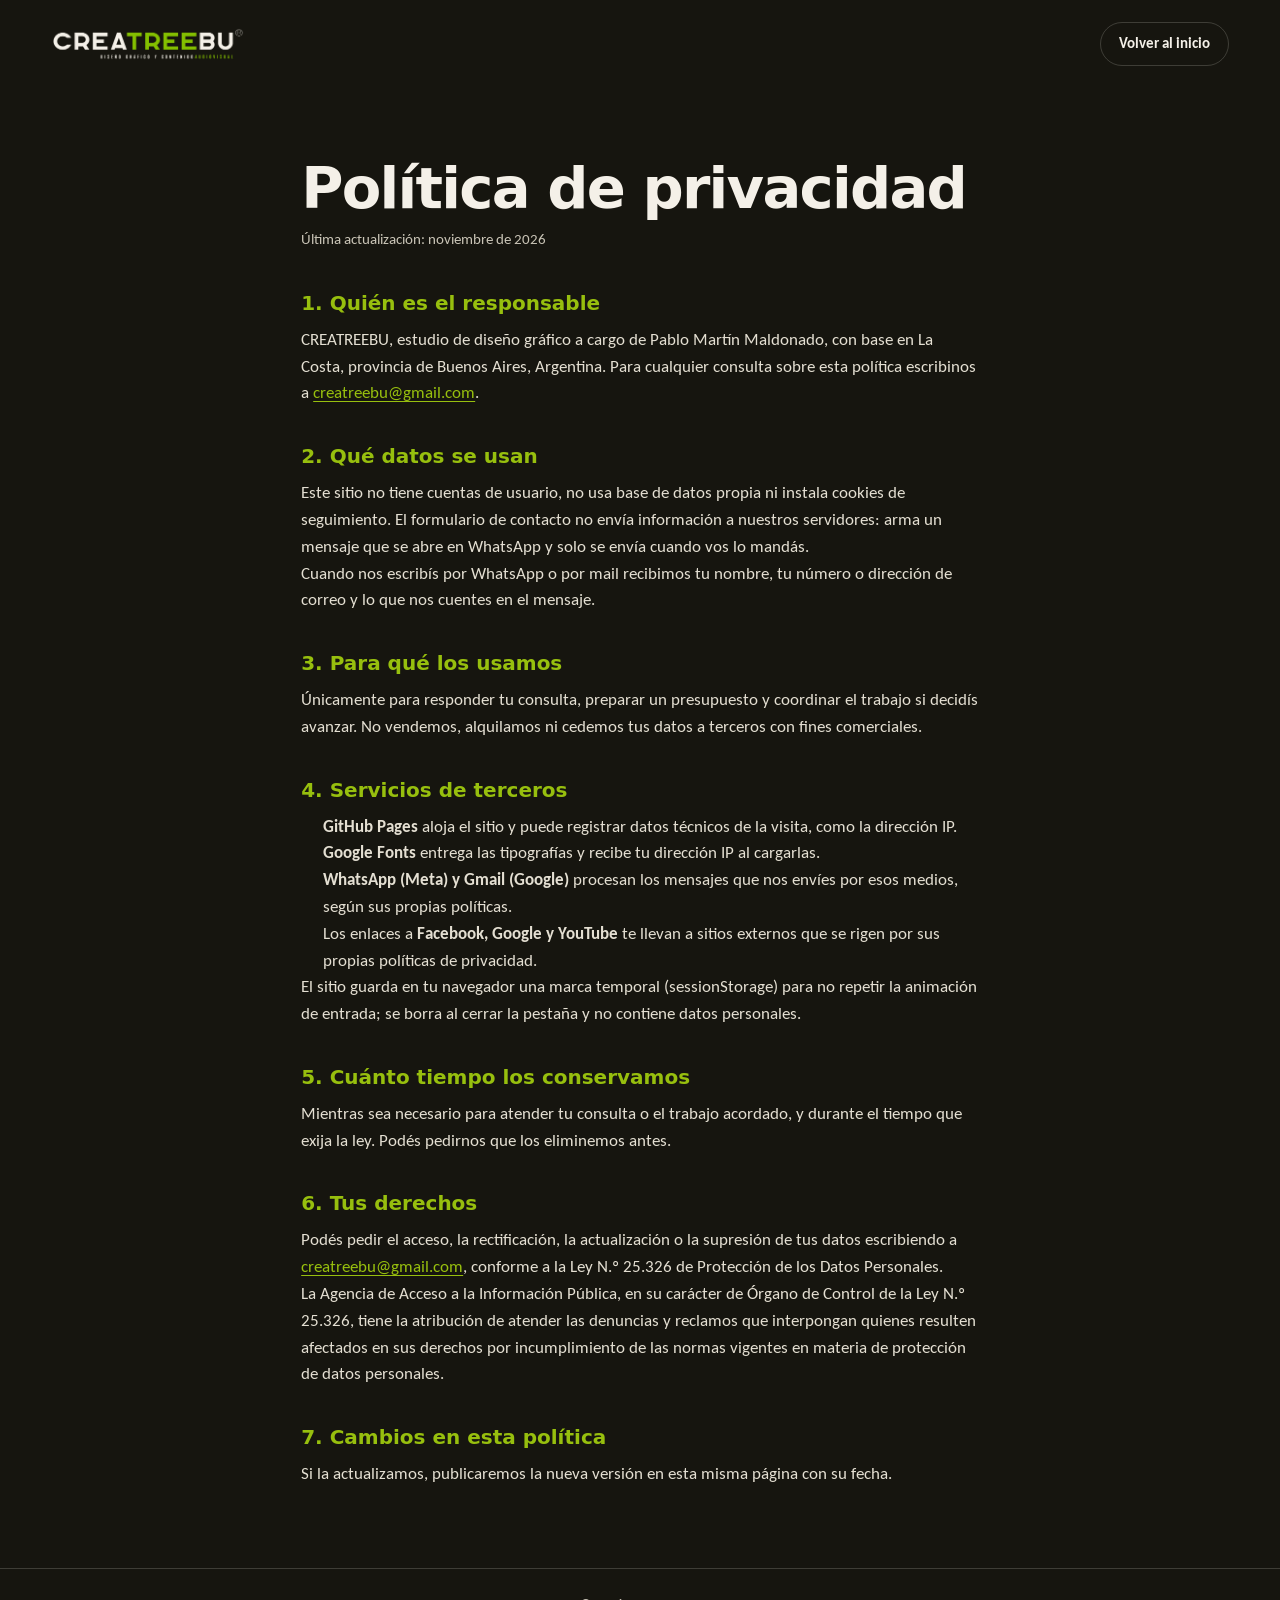
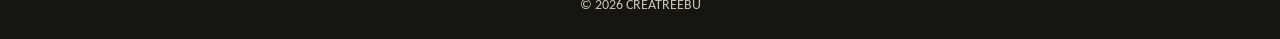
<file: privacidad/index.html>
<!DOCTYPE html>
<html lang="es-AR" dir="ltr">
<head>
<meta charset="utf-8"><meta name="viewport" content="width=device-width, initial-scale=1">
<title>Política de privacidad | CREATREEBU</title>
<meta name="description" content="Cómo CREATREEBU trata tus datos personales: qué datos se usan, para qué y cómo ejercer tus derechos.">
<meta name="robots" content="index, follow"><meta name="theme-color" content="#16150F"><meta name="referrer" content="no-referrer">
<link rel="canonical" href="https://creatreebu.github.io/privacidad/"><link rel="alternate" hreflang="es-AR" href="https://creatreebu.github.io/privacidad/"><link rel="alternate" hreflang="en" href="https://creatreebu.github.io/en/privacy/"><link rel="alternate" hreflang="ar" href="https://creatreebu.github.io/ar/privacy/"><link rel="alternate" hreflang="x-default" href="https://creatreebu.github.io/privacidad/">
<link rel="icon" href="data:image/svg+xml,%3Csvg xmlns='http://www.w3.org/2000/svg' viewBox='0 0 32 32'%3E%3Crect width='32' height='32' rx='7' fill='%2316150F'/%3E%3Crect x='7' y='14' width='4' height='11' rx='2' fill='%2397BF0E'/%3E%3Crect x='14' y='7' width='4' height='18' rx='2' fill='%2397BF0E'/%3E%3Crect x='21' y='11' width='4' height='14' rx='2' fill='%2397BF0E'/%3E%3C/svg%3E">
<link rel="preconnect" href="https://fonts.googleapis.com"><link rel="preconnect" href="https://fonts.gstatic.com" crossorigin><link rel="stylesheet" href="https://fonts.googleapis.com/css2?family=Carlito:ital,wght@0,400;0,700;1,400&display=swap">
<link rel="stylesheet" href="../style.css">
<style>
.legal-cab{display:flex;align-items:center;justify-content:space-between;gap:16px;padding:22px var(--pad);max-width:var(--max);margin:0 auto}
.legal-cab img{display:block;height:34px;width:auto}
.legal-cab a.volver{color:var(--marfil);font-weight:700;font-size:.95rem;text-decoration:none;border:1px solid var(--linea-osc);border-radius:999px;padding:9px 18px}
.legal-cab a.volver:hover,.legal-cab a.volver:focus-visible{background:var(--lima);color:var(--carbon);border-color:var(--lima)}
.legal{max-width:780px;margin:0 auto;padding:clamp(28px,6vw,72px) var(--pad) 80px;color:var(--marfil)}
.legal h1{font-family:var(--display);font-size:clamp(2.2rem,6vw,3.6rem);font-weight:900;letter-spacing:-.03em;line-height:1.02;margin:0 0 10px}
.legal .fecha{color:var(--suave-osc);font-size:.95rem;margin:0 0 36px}
.legal h2{font-family:var(--display);font-size:1.25rem;font-weight:800;color:var(--lima);margin:34px 0 8px}
.legal p,.legal li{color:#E4DFD2;font-size:1.08rem}
.legal ul{padding-inline-start:1.2em}
.legal a{color:var(--lima);text-underline-offset:3px}
.legal-pie{border-top:1px solid var(--linea-osc);padding:24px var(--pad);text-align:center;color:var(--suave-osc);font-size:.9rem}
.legal-pie a{color:inherit}
</style>
</head>
<body>
<header class="legal-cab"><a href="../" aria-label="CREATREEBU"><img src="../imagenes/logo-creatreebu-claro.png" width="1600" height="281" alt="CREATREEBU"></a><a class="volver" href="../">Volver al inicio</a></header>
<main class="legal"><h1>Política de privacidad</h1><p class="fecha">Última actualización: noviembre de 2026</p><h2>1. Quién es el responsable</h2><p>CREATREEBU, estudio de diseño gráfico a cargo de Pablo Martín Maldonado, con base en La Costa, provincia de Buenos Aires, Argentina. Para cualquier consulta sobre esta política escribinos a <a href="mailto:creatreebu@gmail.com">creatreebu@gmail.com</a>.</p><h2>2. Qué datos se usan</h2><p>Este sitio no tiene cuentas de usuario, no usa base de datos propia ni instala cookies de seguimiento. El formulario de contacto no envía información a nuestros servidores: arma un mensaje que se abre en WhatsApp y solo se envía cuando vos lo mandás.</p><p>Cuando nos escribís por WhatsApp o por mail recibimos tu nombre, tu número o dirección de correo y lo que nos cuentes en el mensaje.</p><h2>3. Para qué los usamos</h2><p>Únicamente para responder tu consulta, preparar un presupuesto y coordinar el trabajo si decidís avanzar. No vendemos, alquilamos ni cedemos tus datos a terceros con fines comerciales.</p><h2>4. Servicios de terceros</h2><ul><li><strong>GitHub Pages</strong> aloja el sitio y puede registrar datos técnicos de la visita, como la dirección IP.</li><li><strong>Google Fonts</strong> entrega las tipografías y recibe tu dirección IP al cargarlas.</li><li><strong>WhatsApp (Meta) y Gmail (Google)</strong> procesan los mensajes que nos envíes por esos medios, según sus propias políticas.</li><li>Los enlaces a <strong>Facebook, Google y YouTube</strong> te llevan a sitios externos que se rigen por sus propias políticas de privacidad.</li></ul><p>El sitio guarda en tu navegador una marca temporal (sessionStorage) para no repetir la animación de entrada; se borra al cerrar la pestaña y no contiene datos personales.</p><h2>5. Cuánto tiempo los conservamos</h2><p>Mientras sea necesario para atender tu consulta o el trabajo acordado, y durante el tiempo que exija la ley. Podés pedirnos que los eliminemos antes.</p><h2>6. Tus derechos</h2><p>Podés pedir el acceso, la rectificación, la actualización o la supresión de tus datos escribiendo a <a href="mailto:creatreebu@gmail.com">creatreebu@gmail.com</a>, conforme a la Ley N.º 25.326 de Protección de los Datos Personales.</p><p>La Agencia de Acceso a la Información Pública, en su carácter de Órgano de Control de la Ley N.º 25.326, tiene la atribución de atender las denuncias y reclamos que interpongan quienes resulten afectados en sus derechos por incumplimiento de las normas vigentes en materia de protección de datos personales.</p><h2>7. Cambios en esta política</h2><p>Si la actualizamos, publicaremos la nueva versión en esta misma página con su fecha.</p></main>
<footer class="legal-pie">© 2026 CREATREEBU</footer>
</body></html>
</file>
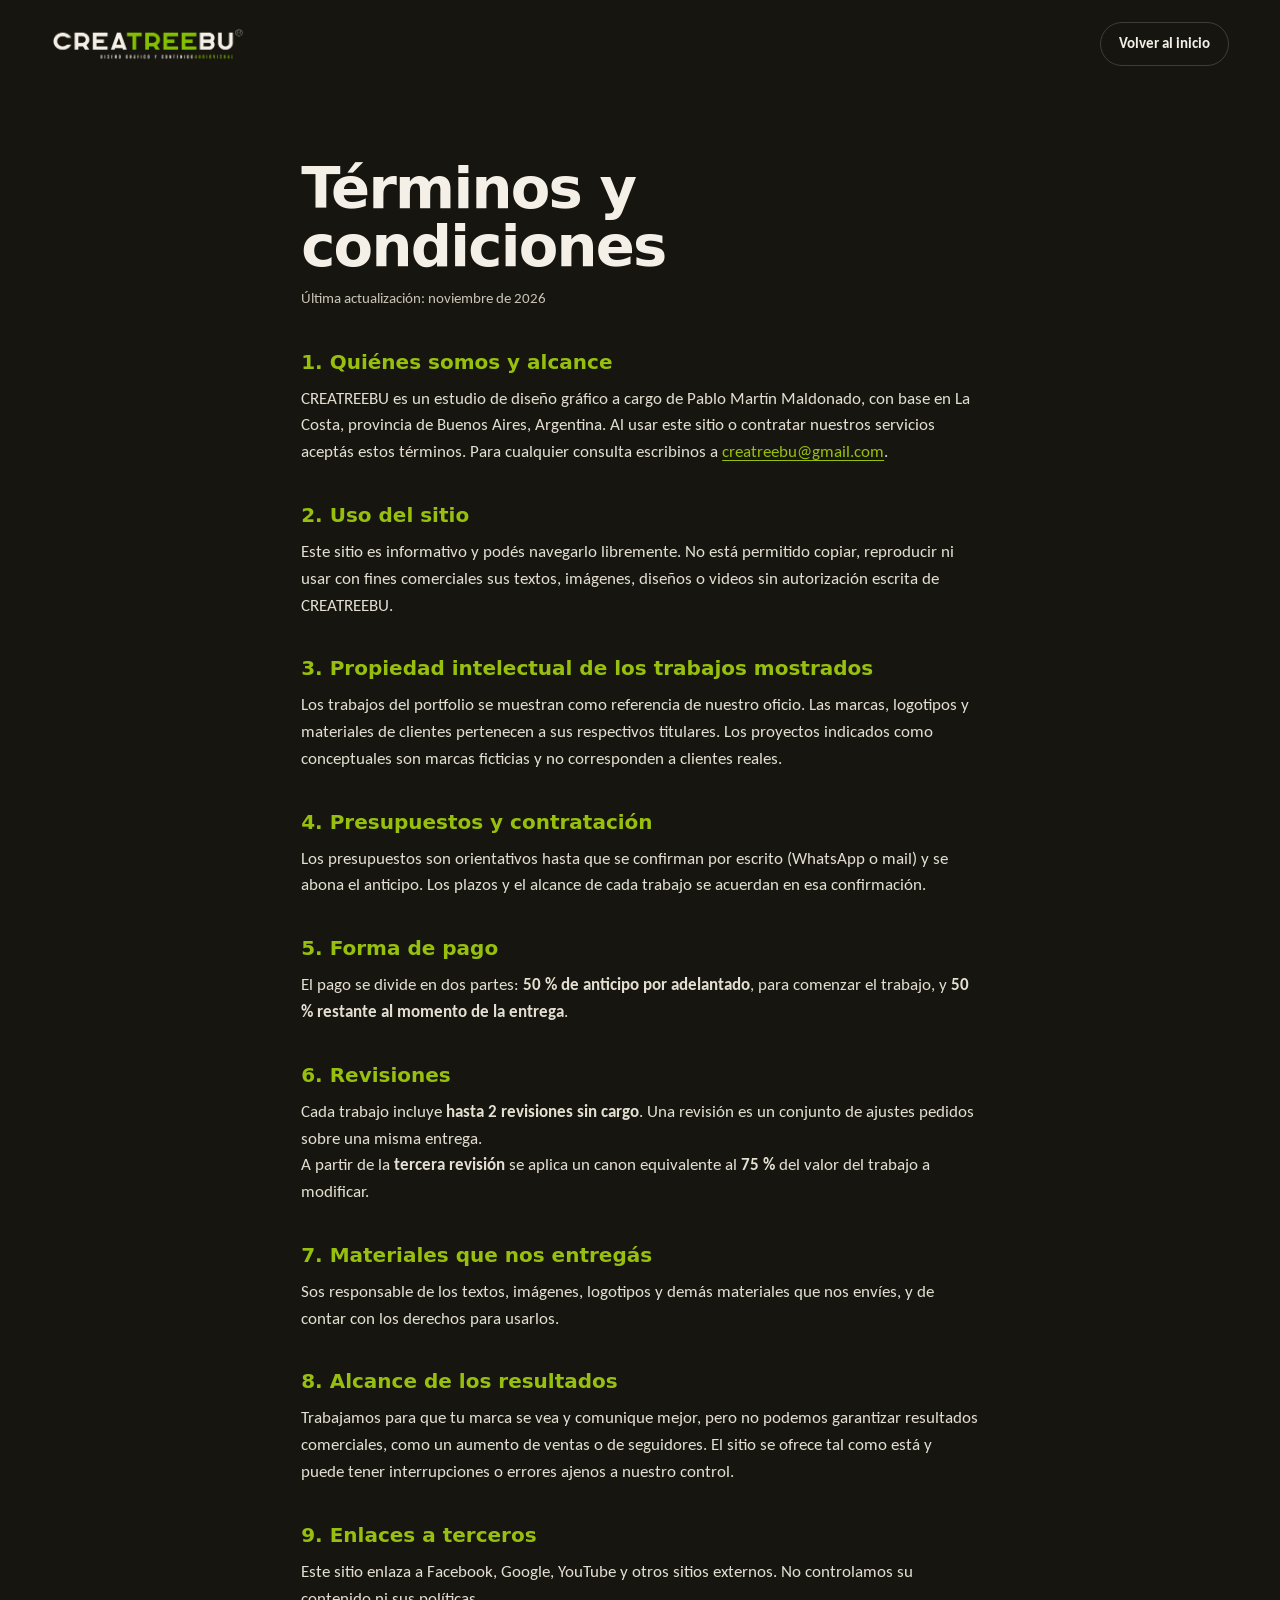
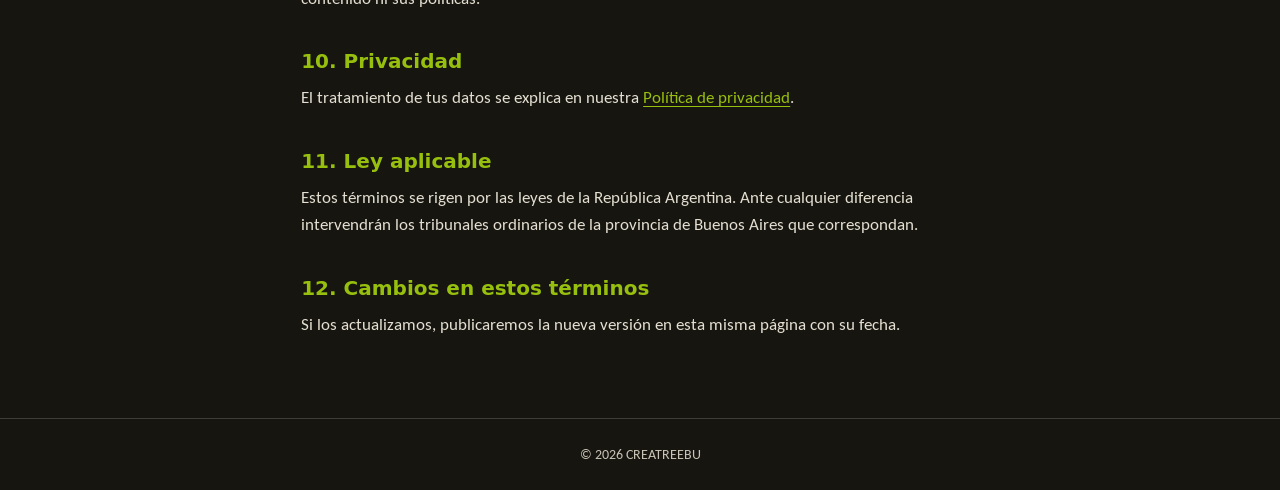
<file: terminos/index.html>
<!DOCTYPE html>
<html lang="es-AR" dir="ltr">
<head>
<meta charset="utf-8"><meta name="viewport" content="width=device-width, initial-scale=1">
<title>Términos y condiciones | CREATREEBU</title>
<meta name="description" content="Condiciones de uso del sitio y de contratación de los servicios de CREATREEBU: presupuestos, pagos, revisiones y propiedad intelectual.">
<meta name="robots" content="index, follow"><meta name="theme-color" content="#16150F"><meta name="referrer" content="no-referrer">
<link rel="canonical" href="https://creatreebu.github.io/terminos/"><link rel="alternate" hreflang="es-AR" href="https://creatreebu.github.io/terminos/"><link rel="alternate" hreflang="en" href="https://creatreebu.github.io/en/terms/"><link rel="alternate" hreflang="ar" href="https://creatreebu.github.io/ar/terms/"><link rel="alternate" hreflang="x-default" href="https://creatreebu.github.io/terminos/">
<link rel="icon" href="data:image/svg+xml,%3Csvg xmlns='http://www.w3.org/2000/svg' viewBox='0 0 32 32'%3E%3Crect width='32' height='32' rx='7' fill='%2316150F'/%3E%3Crect x='7' y='14' width='4' height='11' rx='2' fill='%2397BF0E'/%3E%3Crect x='14' y='7' width='4' height='18' rx='2' fill='%2397BF0E'/%3E%3Crect x='21' y='11' width='4' height='14' rx='2' fill='%2397BF0E'/%3E%3C/svg%3E">
<link rel="preconnect" href="https://fonts.googleapis.com"><link rel="preconnect" href="https://fonts.gstatic.com" crossorigin><link rel="stylesheet" href="https://fonts.googleapis.com/css2?family=Carlito:ital,wght@0,400;0,700;1,400&display=swap">
<link rel="stylesheet" href="../style.css">
<style>
.legal-cab{display:flex;align-items:center;justify-content:space-between;gap:16px;padding:22px var(--pad);max-width:var(--max);margin:0 auto}
.legal-cab img{display:block;height:34px;width:auto}
.legal-cab a.volver{color:var(--marfil);font-weight:700;font-size:.95rem;text-decoration:none;border:1px solid var(--linea-osc);border-radius:999px;padding:9px 18px}
.legal-cab a.volver:hover,.legal-cab a.volver:focus-visible{background:var(--lima);color:var(--carbon);border-color:var(--lima)}
.legal{max-width:780px;margin:0 auto;padding:clamp(28px,6vw,72px) var(--pad) 80px;color:var(--marfil)}
.legal h1{font-family:var(--display);font-size:clamp(2.2rem,6vw,3.6rem);font-weight:900;letter-spacing:-.03em;line-height:1.02;margin:0 0 10px}
.legal .fecha{color:var(--suave-osc);font-size:.95rem;margin:0 0 36px}
.legal h2{font-family:var(--display);font-size:1.25rem;font-weight:800;color:var(--lima);margin:34px 0 8px}
.legal p,.legal li{color:#E4DFD2;font-size:1.08rem}
.legal ul{padding-inline-start:1.2em}
.legal a{color:var(--lima);text-underline-offset:3px}
.legal-pie{border-top:1px solid var(--linea-osc);padding:24px var(--pad);text-align:center;color:var(--suave-osc);font-size:.9rem}
.legal-pie a{color:inherit}
</style>
</head>
<body>
<header class="legal-cab"><a href="../" aria-label="CREATREEBU"><img src="../imagenes/logo-creatreebu-claro.png" width="1600" height="281" alt="CREATREEBU"></a><a class="volver" href="../">Volver al inicio</a></header>
<main class="legal"><h1>Términos y condiciones</h1><p class="fecha">Última actualización: noviembre de 2026</p><h2>1. Quiénes somos y alcance</h2><p>CREATREEBU es un estudio de diseño gráfico a cargo de Pablo Martín Maldonado, con base en La Costa, provincia de Buenos Aires, Argentina. Al usar este sitio o contratar nuestros servicios aceptás estos términos. Para cualquier consulta escribinos a <a href="mailto:creatreebu@gmail.com">creatreebu@gmail.com</a>.</p><h2>2. Uso del sitio</h2><p>Este sitio es informativo y podés navegarlo libremente. No está permitido copiar, reproducir ni usar con fines comerciales sus textos, imágenes, diseños o videos sin autorización escrita de CREATREEBU.</p><h2>3. Propiedad intelectual de los trabajos mostrados</h2><p>Los trabajos del portfolio se muestran como referencia de nuestro oficio. Las marcas, logotipos y materiales de clientes pertenecen a sus respectivos titulares. Los proyectos indicados como conceptuales son marcas ficticias y no corresponden a clientes reales.</p><h2>4. Presupuestos y contratación</h2><p>Los presupuestos son orientativos hasta que se confirman por escrito (WhatsApp o mail) y se abona el anticipo. Los plazos y el alcance de cada trabajo se acuerdan en esa confirmación.</p><h2>5. Forma de pago</h2><p>El pago se divide en dos partes: <strong>50 % de anticipo por adelantado</strong>, para comenzar el trabajo, y <strong>50 % restante al momento de la entrega</strong>.</p><h2>6. Revisiones</h2><p>Cada trabajo incluye <strong>hasta 2 revisiones sin cargo</strong>. Una revisión es un conjunto de ajustes pedidos sobre una misma entrega.</p><p>A partir de la <strong>tercera revisión</strong> se aplica un canon equivalente al <strong>75 %</strong> del valor del trabajo a modificar.</p><h2>7. Materiales que nos entregás</h2><p>Sos responsable de los textos, imágenes, logotipos y demás materiales que nos envíes, y de contar con los derechos para usarlos.</p><h2>8. Alcance de los resultados</h2><p>Trabajamos para que tu marca se vea y comunique mejor, pero no podemos garantizar resultados comerciales, como un aumento de ventas o de seguidores. El sitio se ofrece tal como está y puede tener interrupciones o errores ajenos a nuestro control.</p><h2>9. Enlaces a terceros</h2><p>Este sitio enlaza a Facebook, Google, YouTube y otros sitios externos. No controlamos su contenido ni sus políticas.</p><h2>10. Privacidad</h2><p>El tratamiento de tus datos se explica en nuestra <a href="../privacidad/">Política de privacidad</a>.</p><h2>11. Ley aplicable</h2><p>Estos términos se rigen por las leyes de la República Argentina. Ante cualquier diferencia intervendrán los tribunales ordinarios de la provincia de Buenos Aires que correspondan.</p><h2>12. Cambios en estos términos</h2><p>Si los actualizamos, publicaremos la nueva versión en esta misma página con su fecha.</p></main>
<footer class="legal-pie">© 2026 CREATREEBU</footer>
</body></html>
</file>
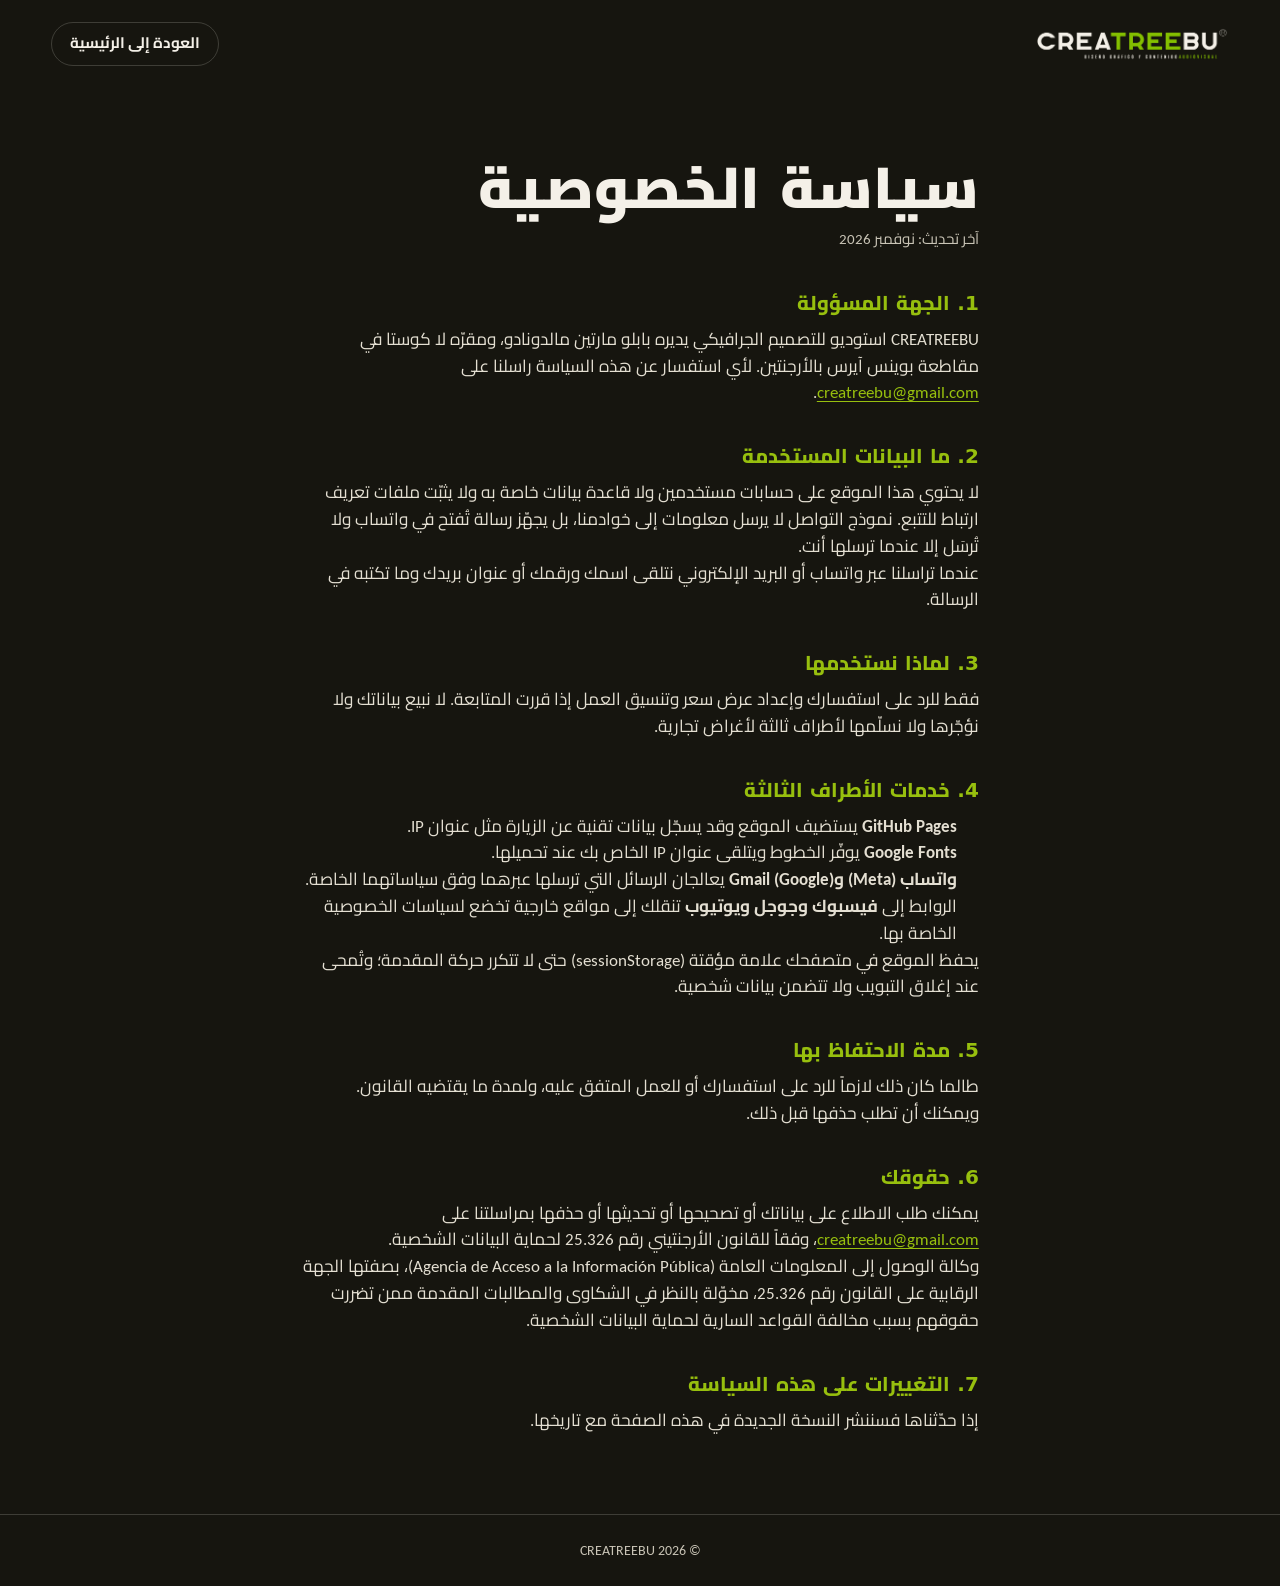
<file: ar/privacy/index.html>
<!DOCTYPE html>
<html lang="ar" dir="rtl">
<head>
<meta charset="utf-8"><meta name="viewport" content="width=device-width, initial-scale=1">
<title>سياسة الخصوصية | CREATREEBU</title>
<meta name="description" content="كيف تتعامل CREATREEBU مع البيانات الشخصية: ما الذي يُستخدم ولماذا وكيف تمارس حقوقك.">
<meta name="robots" content="index, follow"><meta name="theme-color" content="#16150F"><meta name="referrer" content="no-referrer">
<link rel="canonical" href="https://creatreebu.github.io/ar/privacy/"><link rel="alternate" hreflang="es-AR" href="https://creatreebu.github.io/privacidad/"><link rel="alternate" hreflang="en" href="https://creatreebu.github.io/en/privacy/"><link rel="alternate" hreflang="ar" href="https://creatreebu.github.io/ar/privacy/"><link rel="alternate" hreflang="x-default" href="https://creatreebu.github.io/privacidad/">
<link rel="icon" href="data:image/svg+xml,%3Csvg xmlns='http://www.w3.org/2000/svg' viewBox='0 0 32 32'%3E%3Crect width='32' height='32' rx='7' fill='%2316150F'/%3E%3Crect x='7' y='14' width='4' height='11' rx='2' fill='%2397BF0E'/%3E%3Crect x='14' y='7' width='4' height='18' rx='2' fill='%2397BF0E'/%3E%3Crect x='21' y='11' width='4' height='14' rx='2' fill='%2397BF0E'/%3E%3C/svg%3E">
<link rel="preconnect" href="https://fonts.googleapis.com"><link rel="preconnect" href="https://fonts.gstatic.com" crossorigin><link rel="stylesheet" href="https://fonts.googleapis.com/css2?family=Carlito:ital,wght@0,400;0,700;1,400&display=swap">
<link rel="stylesheet" href="../../style.css"><link rel="stylesheet" href="../../lang.css"><link rel="stylesheet" href="../../rtl.css">
<style>
.legal-cab{display:flex;align-items:center;justify-content:space-between;gap:16px;padding:22px var(--pad);max-width:var(--max);margin:0 auto}
.legal-cab img{display:block;height:34px;width:auto}
.legal-cab a.volver{color:var(--marfil);font-weight:700;font-size:.95rem;text-decoration:none;border:1px solid var(--linea-osc);border-radius:999px;padding:9px 18px}
.legal-cab a.volver:hover,.legal-cab a.volver:focus-visible{background:var(--lima);color:var(--carbon);border-color:var(--lima)}
.legal{max-width:780px;margin:0 auto;padding:clamp(28px,6vw,72px) var(--pad) 80px;color:var(--marfil)}
.legal h1{font-family:var(--display);font-size:clamp(2.2rem,6vw,3.6rem);font-weight:900;letter-spacing:-.03em;line-height:1.02;margin:0 0 10px}
.legal .fecha{color:var(--suave-osc);font-size:.95rem;margin:0 0 36px}
.legal h2{font-family:var(--display);font-size:1.25rem;font-weight:800;color:var(--lima);margin:34px 0 8px}
.legal p,.legal li{color:#E4DFD2;font-size:1.08rem}
.legal ul{padding-inline-start:1.2em}
.legal a{color:var(--lima);text-underline-offset:3px}
.legal-pie{border-top:1px solid var(--linea-osc);padding:24px var(--pad);text-align:center;color:var(--suave-osc);font-size:.9rem}
.legal-pie a{color:inherit}
</style>
</head>
<body>
<header class="legal-cab"><a href="../" aria-label="CREATREEBU"><img src="../../imagenes/logo-creatreebu-claro.png" width="1600" height="281" alt="CREATREEBU"></a><a class="volver" href="../">العودة إلى الرئيسية</a></header>
<main class="legal"><h1>سياسة الخصوصية</h1><p class="fecha">آخر تحديث: نوفمبر 2026</p><h2>1. الجهة المسؤولة</h2><p>CREATREEBU استوديو للتصميم الجرافيكي يديره بابلو مارتين مالدونادو، ومقرّه لا كوستا في مقاطعة بوينس آيرس بالأرجنتين. لأي استفسار عن هذه السياسة راسلنا على <a href="mailto:creatreebu@gmail.com">creatreebu@gmail.com</a>.</p><h2>2. ما البيانات المستخدمة</h2><p>لا يحتوي هذا الموقع على حسابات مستخدمين ولا قاعدة بيانات خاصة به ولا يثبّت ملفات تعريف ارتباط للتتبع. نموذج التواصل لا يرسل معلومات إلى خوادمنا، بل يجهّز رسالة تُفتح في واتساب ولا تُرسَل إلا عندما ترسلها أنت.</p><p>عندما تراسلنا عبر واتساب أو البريد الإلكتروني نتلقى اسمك ورقمك أو عنوان بريدك وما تكتبه في الرسالة.</p><h2>3. لماذا نستخدمها</h2><p>فقط للرد على استفسارك وإعداد عرض سعر وتنسيق العمل إذا قررت المتابعة. لا نبيع بياناتك ولا نؤجّرها ولا نسلّمها لأطراف ثالثة لأغراض تجارية.</p><h2>4. خدمات الأطراف الثالثة</h2><ul><li><strong>GitHub Pages</strong> يستضيف الموقع وقد يسجّل بيانات تقنية عن الزيارة مثل عنوان IP.</li><li><strong>Google Fonts</strong> يوفّر الخطوط ويتلقى عنوان IP الخاص بك عند تحميلها.</li><li><strong>واتساب (Meta) وGmail (Google)</strong> يعالجان الرسائل التي ترسلها عبرهما وفق سياساتهما الخاصة.</li><li>الروابط إلى <strong>فيسبوك وجوجل ويوتيوب</strong> تنقلك إلى مواقع خارجية تخضع لسياسات الخصوصية الخاصة بها.</li></ul><p>يحفظ الموقع في متصفحك علامة مؤقتة (sessionStorage) حتى لا تتكرر حركة المقدمة؛ وتُمحى عند إغلاق التبويب ولا تتضمن بيانات شخصية.</p><h2>5. مدة الاحتفاظ بها</h2><p>طالما كان ذلك لازماً للرد على استفسارك أو للعمل المتفق عليه، ولمدة ما يقتضيه القانون. ويمكنك أن تطلب حذفها قبل ذلك.</p><h2>6. حقوقك</h2><p>يمكنك طلب الاطلاع على بياناتك أو تصحيحها أو تحديثها أو حذفها بمراسلتنا على <a href="mailto:creatreebu@gmail.com">creatreebu@gmail.com</a>، وفقاً للقانون الأرجنتيني رقم 25.326 لحماية البيانات الشخصية.</p><p>وكالة الوصول إلى المعلومات العامة (Agencia de Acceso a la Información Pública)، بصفتها الجهة الرقابية على القانون رقم 25.326، مخوّلة بالنظر في الشكاوى والمطالبات المقدمة ممن تضررت حقوقهم بسبب مخالفة القواعد السارية لحماية البيانات الشخصية.</p><h2>7. التغييرات على هذه السياسة</h2><p>إذا حدّثناها فسننشر النسخة الجديدة في هذه الصفحة مع تاريخها.</p></main>
<footer class="legal-pie">© 2026 CREATREEBU</footer>
</body></html>
</file>
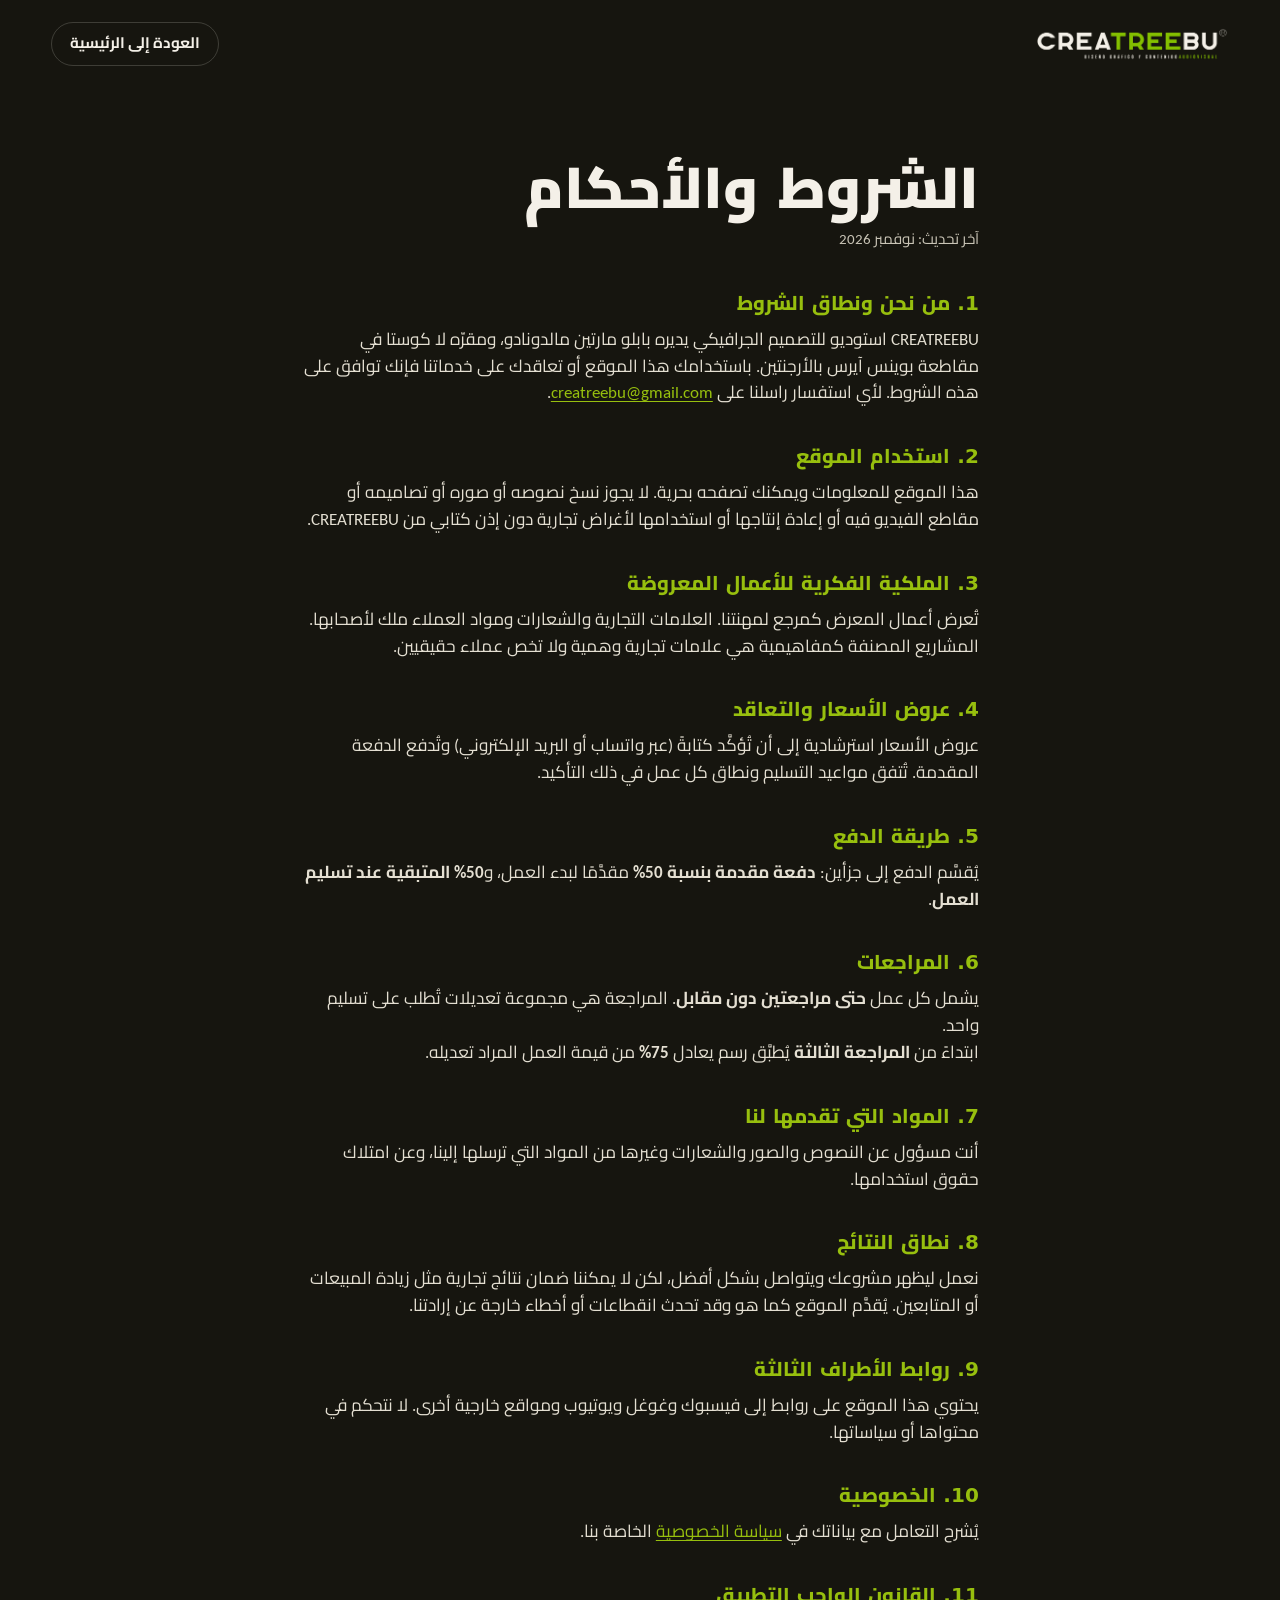
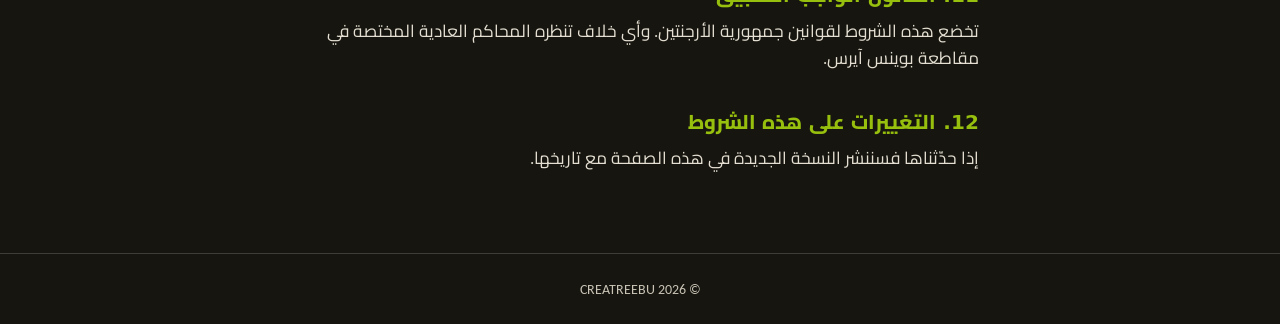
<file: ar/terms/index.html>
<!DOCTYPE html>
<html lang="ar" dir="rtl">
<head>
<meta charset="utf-8"><meta name="viewport" content="width=device-width, initial-scale=1">
<title>الشروط والأحكام | CREATREEBU</title>
<meta name="description" content="شروط استخدام الموقع والتعاقد على خدمات CREATREEBU: عروض الأسعار والدفع والمراجعات والملكية الفكرية.">
<meta name="robots" content="index, follow"><meta name="theme-color" content="#16150F"><meta name="referrer" content="no-referrer">
<link rel="canonical" href="https://creatreebu.github.io/ar/terms/"><link rel="alternate" hreflang="es-AR" href="https://creatreebu.github.io/terminos/"><link rel="alternate" hreflang="en" href="https://creatreebu.github.io/en/terms/"><link rel="alternate" hreflang="ar" href="https://creatreebu.github.io/ar/terms/"><link rel="alternate" hreflang="x-default" href="https://creatreebu.github.io/terminos/">
<link rel="icon" href="data:image/svg+xml,%3Csvg xmlns='http://www.w3.org/2000/svg' viewBox='0 0 32 32'%3E%3Crect width='32' height='32' rx='7' fill='%2316150F'/%3E%3Crect x='7' y='14' width='4' height='11' rx='2' fill='%2397BF0E'/%3E%3Crect x='14' y='7' width='4' height='18' rx='2' fill='%2397BF0E'/%3E%3Crect x='21' y='11' width='4' height='14' rx='2' fill='%2397BF0E'/%3E%3C/svg%3E">
<link rel="preconnect" href="https://fonts.googleapis.com"><link rel="preconnect" href="https://fonts.gstatic.com" crossorigin><link rel="stylesheet" href="https://fonts.googleapis.com/css2?family=Carlito:ital,wght@0,400;0,700;1,400&display=swap">
<link rel="stylesheet" href="../../style.css"><link rel="stylesheet" href="../../lang.css"><link rel="stylesheet" href="../../rtl.css">
<style>
.legal-cab{display:flex;align-items:center;justify-content:space-between;gap:16px;padding:22px var(--pad);max-width:var(--max);margin:0 auto}
.legal-cab img{display:block;height:34px;width:auto}
.legal-cab a.volver{color:var(--marfil);font-weight:700;font-size:.95rem;text-decoration:none;border:1px solid var(--linea-osc);border-radius:999px;padding:9px 18px}
.legal-cab a.volver:hover,.legal-cab a.volver:focus-visible{background:var(--lima);color:var(--carbon);border-color:var(--lima)}
.legal{max-width:780px;margin:0 auto;padding:clamp(28px,6vw,72px) var(--pad) 80px;color:var(--marfil)}
.legal h1{font-family:var(--display);font-size:clamp(2.2rem,6vw,3.6rem);font-weight:900;letter-spacing:-.03em;line-height:1.02;margin:0 0 10px}
.legal .fecha{color:var(--suave-osc);font-size:.95rem;margin:0 0 36px}
.legal h2{font-family:var(--display);font-size:1.25rem;font-weight:800;color:var(--lima);margin:34px 0 8px}
.legal p,.legal li{color:#E4DFD2;font-size:1.08rem}
.legal ul{padding-inline-start:1.2em}
.legal a{color:var(--lima);text-underline-offset:3px}
.legal-pie{border-top:1px solid var(--linea-osc);padding:24px var(--pad);text-align:center;color:var(--suave-osc);font-size:.9rem}
.legal-pie a{color:inherit}
</style>
</head>
<body>
<header class="legal-cab"><a href="../" aria-label="CREATREEBU"><img src="../../imagenes/logo-creatreebu-claro.png" width="1600" height="281" alt="CREATREEBU"></a><a class="volver" href="../">العودة إلى الرئيسية</a></header>
<main class="legal"><h1>الشروط والأحكام</h1><p class="fecha">آخر تحديث: نوفمبر 2026</p><h2>1. من نحن ونطاق الشروط</h2><p>CREATREEBU استوديو للتصميم الجرافيكي يديره بابلو مارتين مالدونادو، ومقرّه لا كوستا في مقاطعة بوينس آيرس بالأرجنتين. باستخدامك هذا الموقع أو تعاقدك على خدماتنا فإنك توافق على هذه الشروط. لأي استفسار راسلنا على <a href="mailto:creatreebu@gmail.com">creatreebu@gmail.com</a>.</p><h2>2. استخدام الموقع</h2><p>هذا الموقع للمعلومات ويمكنك تصفحه بحرية. لا يجوز نسخ نصوصه أو صوره أو تصاميمه أو مقاطع الفيديو فيه أو إعادة إنتاجها أو استخدامها لأغراض تجارية دون إذن كتابي من CREATREEBU.</p><h2>3. الملكية الفكرية للأعمال المعروضة</h2><p>تُعرض أعمال المعرض كمرجع لمهنتنا. العلامات التجارية والشعارات ومواد العملاء ملك لأصحابها. المشاريع المصنفة كمفاهيمية هي علامات تجارية وهمية ولا تخص عملاء حقيقيين.</p><h2>4. عروض الأسعار والتعاقد</h2><p>عروض الأسعار استرشادية إلى أن تُؤكَّد كتابةً (عبر واتساب أو البريد الإلكتروني) وتُدفع الدفعة المقدمة. تُتفق مواعيد التسليم ونطاق كل عمل في ذلك التأكيد.</p><h2>5. طريقة الدفع</h2><p>يُقسَّم الدفع إلى جزأين: <strong>دفعة مقدمة بنسبة 50%</strong> مقدَّمًا لبدء العمل، و<strong>50% المتبقية عند تسليم العمل</strong>.</p><h2>6. المراجعات</h2><p>يشمل كل عمل <strong>حتى مراجعتين دون مقابل</strong>. المراجعة هي مجموعة تعديلات تُطلب على تسليم واحد.</p><p>ابتداءً من <strong>المراجعة الثالثة</strong> يُطبَّق رسم يعادل <strong>75%</strong> من قيمة العمل المراد تعديله.</p><h2>7. المواد التي تقدمها لنا</h2><p>أنت مسؤول عن النصوص والصور والشعارات وغيرها من المواد التي ترسلها إلينا، وعن امتلاك حقوق استخدامها.</p><h2>8. نطاق النتائج</h2><p>نعمل ليظهر مشروعك ويتواصل بشكل أفضل، لكن لا يمكننا ضمان نتائج تجارية مثل زيادة المبيعات أو المتابعين. يُقدَّم الموقع كما هو وقد تحدث انقطاعات أو أخطاء خارجة عن إرادتنا.</p><h2>9. روابط الأطراف الثالثة</h2><p>يحتوي هذا الموقع على روابط إلى فيسبوك وغوغل ويوتيوب ومواقع خارجية أخرى. لا نتحكم في محتواها أو سياساتها.</p><h2>10. الخصوصية</h2><p>يُشرح التعامل مع بياناتك في <a href="../privacy/">سياسة الخصوصية</a> الخاصة بنا.</p><h2>11. القانون الواجب التطبيق</h2><p>تخضع هذه الشروط لقوانين جمهورية الأرجنتين. وأي خلاف تنظره المحاكم العادية المختصة في مقاطعة بوينس آيرس.</p><h2>12. التغييرات على هذه الشروط</h2><p>إذا حدّثناها فسننشر النسخة الجديدة في هذه الصفحة مع تاريخها.</p></main>
<footer class="legal-pie">© 2026 CREATREEBU</footer>
</body></html>
</file>
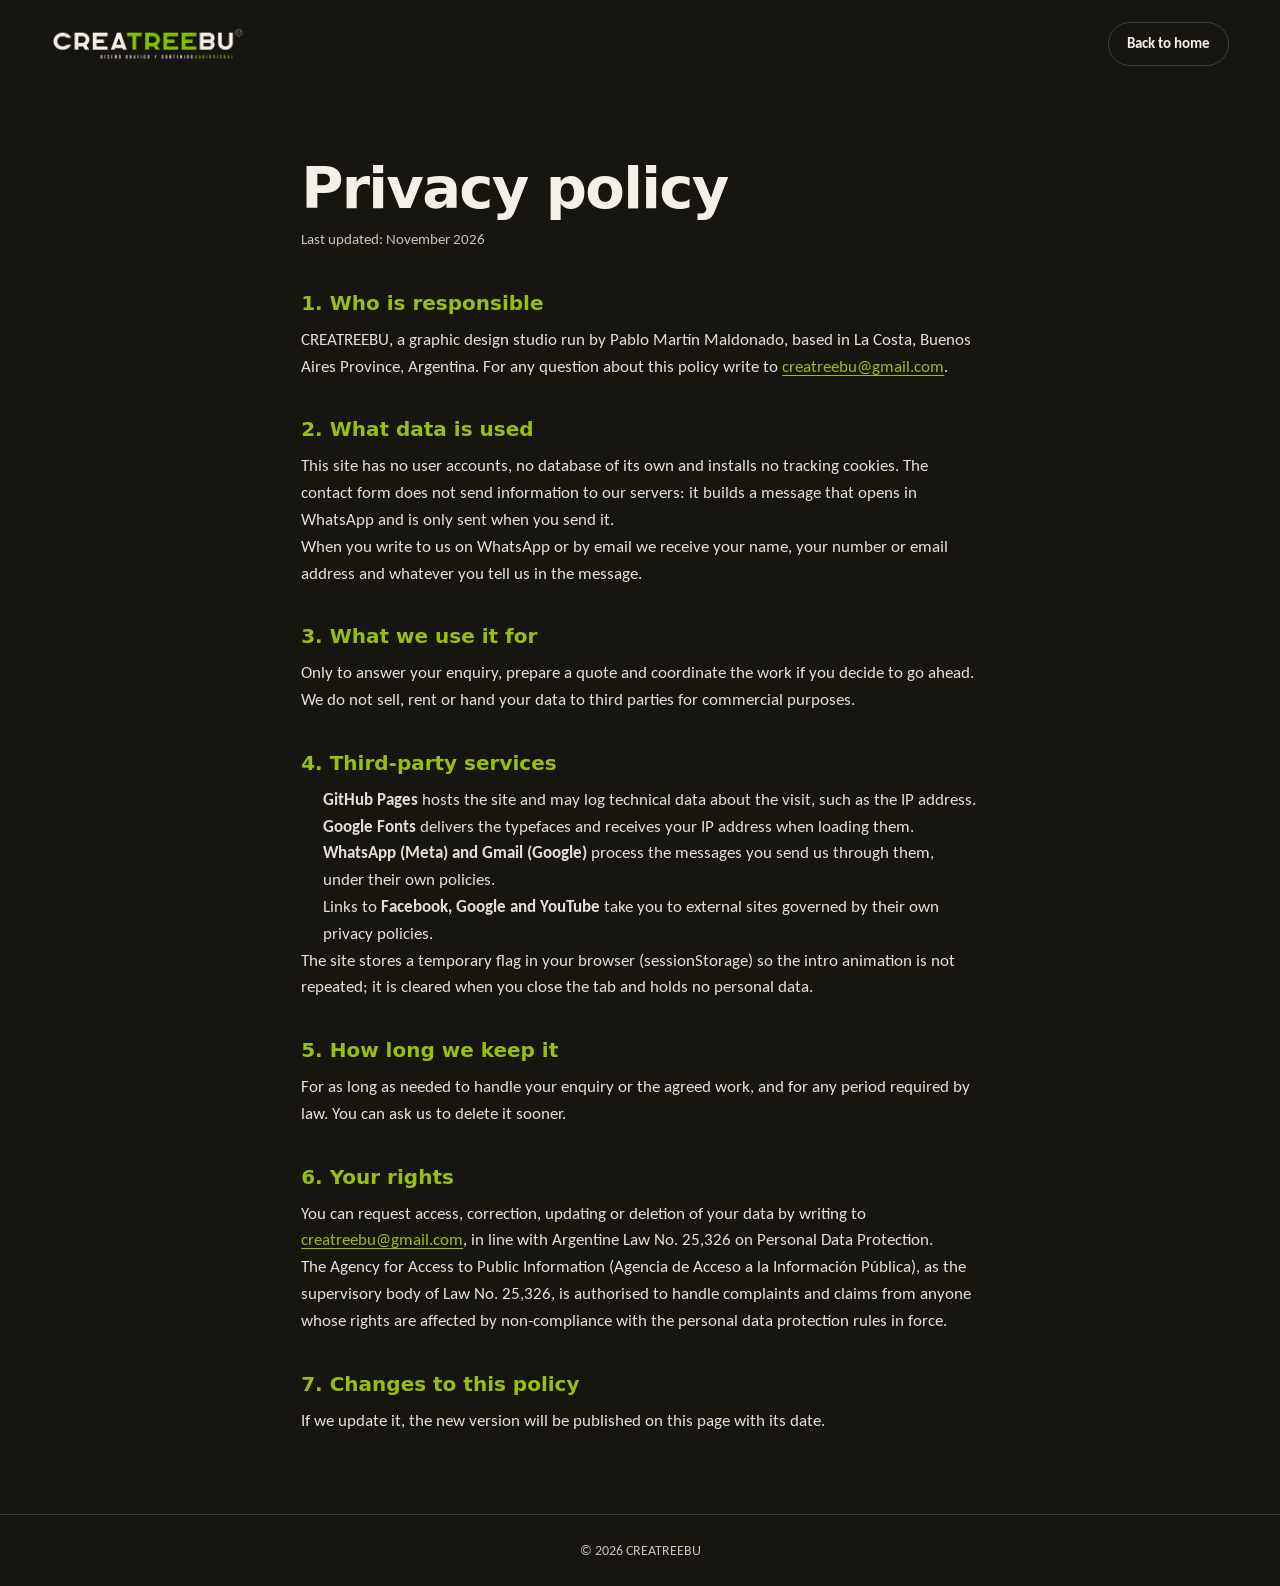
<file: en/privacy/index.html>
<!DOCTYPE html>
<html lang="en" dir="ltr">
<head>
<meta charset="utf-8"><meta name="viewport" content="width=device-width, initial-scale=1">
<title>Privacy policy | CREATREEBU</title>
<meta name="description" content="How CREATREEBU handles personal data: what is used, why, and how to exercise your rights.">
<meta name="robots" content="index, follow"><meta name="theme-color" content="#16150F"><meta name="referrer" content="no-referrer">
<link rel="canonical" href="https://creatreebu.github.io/en/privacy/"><link rel="alternate" hreflang="es-AR" href="https://creatreebu.github.io/privacidad/"><link rel="alternate" hreflang="en" href="https://creatreebu.github.io/en/privacy/"><link rel="alternate" hreflang="ar" href="https://creatreebu.github.io/ar/privacy/"><link rel="alternate" hreflang="x-default" href="https://creatreebu.github.io/privacidad/">
<link rel="icon" href="data:image/svg+xml,%3Csvg xmlns='http://www.w3.org/2000/svg' viewBox='0 0 32 32'%3E%3Crect width='32' height='32' rx='7' fill='%2316150F'/%3E%3Crect x='7' y='14' width='4' height='11' rx='2' fill='%2397BF0E'/%3E%3Crect x='14' y='7' width='4' height='18' rx='2' fill='%2397BF0E'/%3E%3Crect x='21' y='11' width='4' height='14' rx='2' fill='%2397BF0E'/%3E%3C/svg%3E">
<link rel="preconnect" href="https://fonts.googleapis.com"><link rel="preconnect" href="https://fonts.gstatic.com" crossorigin><link rel="stylesheet" href="https://fonts.googleapis.com/css2?family=Carlito:ital,wght@0,400;0,700;1,400&display=swap">
<link rel="stylesheet" href="../../style.css"><link rel="stylesheet" href="../../lang.css"><link rel="stylesheet" href="../../rtl.css">
<style>
.legal-cab{display:flex;align-items:center;justify-content:space-between;gap:16px;padding:22px var(--pad);max-width:var(--max);margin:0 auto}
.legal-cab img{display:block;height:34px;width:auto}
.legal-cab a.volver{color:var(--marfil);font-weight:700;font-size:.95rem;text-decoration:none;border:1px solid var(--linea-osc);border-radius:999px;padding:9px 18px}
.legal-cab a.volver:hover,.legal-cab a.volver:focus-visible{background:var(--lima);color:var(--carbon);border-color:var(--lima)}
.legal{max-width:780px;margin:0 auto;padding:clamp(28px,6vw,72px) var(--pad) 80px;color:var(--marfil)}
.legal h1{font-family:var(--display);font-size:clamp(2.2rem,6vw,3.6rem);font-weight:900;letter-spacing:-.03em;line-height:1.02;margin:0 0 10px}
.legal .fecha{color:var(--suave-osc);font-size:.95rem;margin:0 0 36px}
.legal h2{font-family:var(--display);font-size:1.25rem;font-weight:800;color:var(--lima);margin:34px 0 8px}
.legal p,.legal li{color:#E4DFD2;font-size:1.08rem}
.legal ul{padding-inline-start:1.2em}
.legal a{color:var(--lima);text-underline-offset:3px}
.legal-pie{border-top:1px solid var(--linea-osc);padding:24px var(--pad);text-align:center;color:var(--suave-osc);font-size:.9rem}
.legal-pie a{color:inherit}
</style>
</head>
<body>
<header class="legal-cab"><a href="../" aria-label="CREATREEBU"><img src="../../imagenes/logo-creatreebu-claro.png" width="1600" height="281" alt="CREATREEBU"></a><a class="volver" href="../">Back to home</a></header>
<main class="legal"><h1>Privacy policy</h1><p class="fecha">Last updated: November 2026</p><h2>1. Who is responsible</h2><p>CREATREEBU, a graphic design studio run by Pablo Martín Maldonado, based in La Costa, Buenos Aires Province, Argentina. For any question about this policy write to <a href="mailto:creatreebu@gmail.com">creatreebu@gmail.com</a>.</p><h2>2. What data is used</h2><p>This site has no user accounts, no database of its own and installs no tracking cookies. The contact form does not send information to our servers: it builds a message that opens in WhatsApp and is only sent when you send it.</p><p>When you write to us on WhatsApp or by email we receive your name, your number or email address and whatever you tell us in the message.</p><h2>3. What we use it for</h2><p>Only to answer your enquiry, prepare a quote and coordinate the work if you decide to go ahead. We do not sell, rent or hand your data to third parties for commercial purposes.</p><h2>4. Third-party services</h2><ul><li><strong>GitHub Pages</strong> hosts the site and may log technical data about the visit, such as the IP address.</li><li><strong>Google Fonts</strong> delivers the typefaces and receives your IP address when loading them.</li><li><strong>WhatsApp (Meta) and Gmail (Google)</strong> process the messages you send us through them, under their own policies.</li><li>Links to <strong>Facebook, Google and YouTube</strong> take you to external sites governed by their own privacy policies.</li></ul><p>The site stores a temporary flag in your browser (sessionStorage) so the intro animation is not repeated; it is cleared when you close the tab and holds no personal data.</p><h2>5. How long we keep it</h2><p>For as long as needed to handle your enquiry or the agreed work, and for any period required by law. You can ask us to delete it sooner.</p><h2>6. Your rights</h2><p>You can request access, correction, updating or deletion of your data by writing to <a href="mailto:creatreebu@gmail.com">creatreebu@gmail.com</a>, in line with Argentine Law No. 25,326 on Personal Data Protection.</p><p>The Agency for Access to Public Information (Agencia de Acceso a la Información Pública), as the supervisory body of Law No. 25,326, is authorised to handle complaints and claims from anyone whose rights are affected by non-compliance with the personal data protection rules in force.</p><h2>7. Changes to this policy</h2><p>If we update it, the new version will be published on this page with its date.</p></main>
<footer class="legal-pie">© 2026 CREATREEBU</footer>
</body></html>
</file>
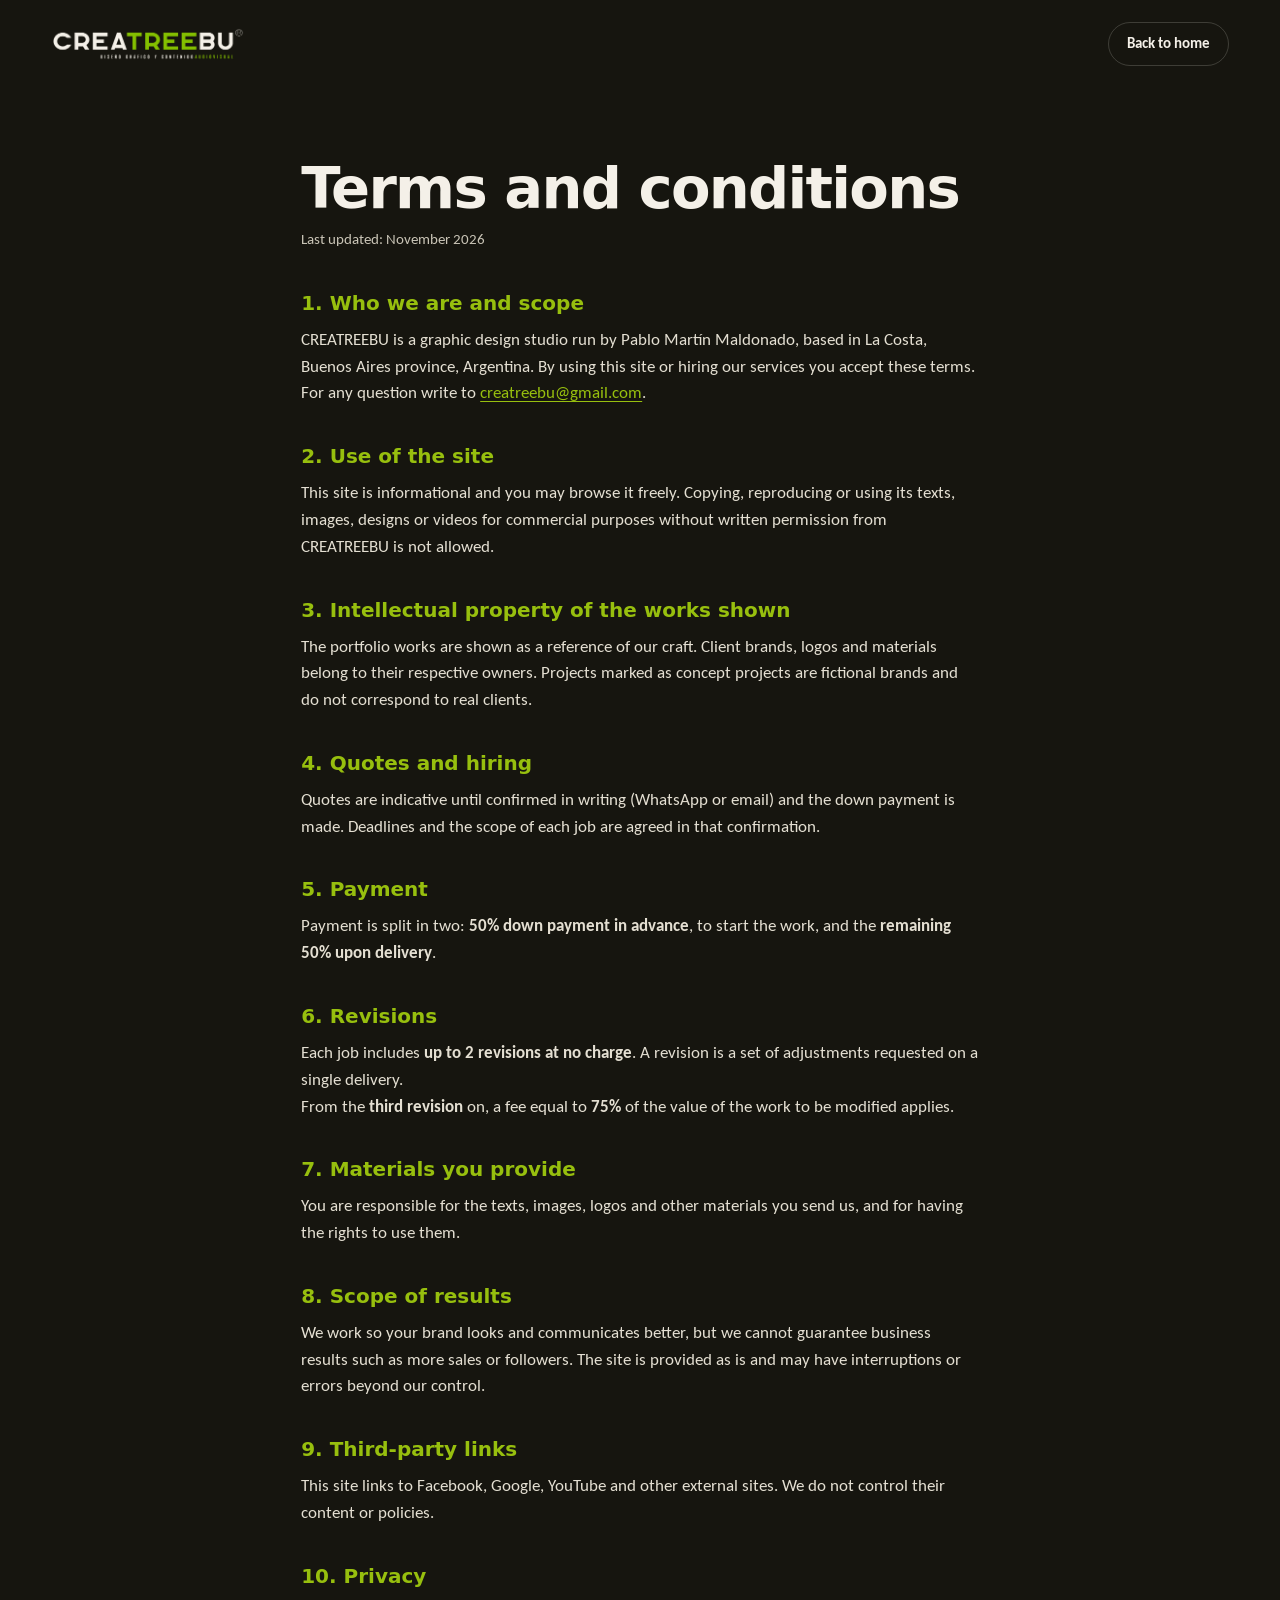
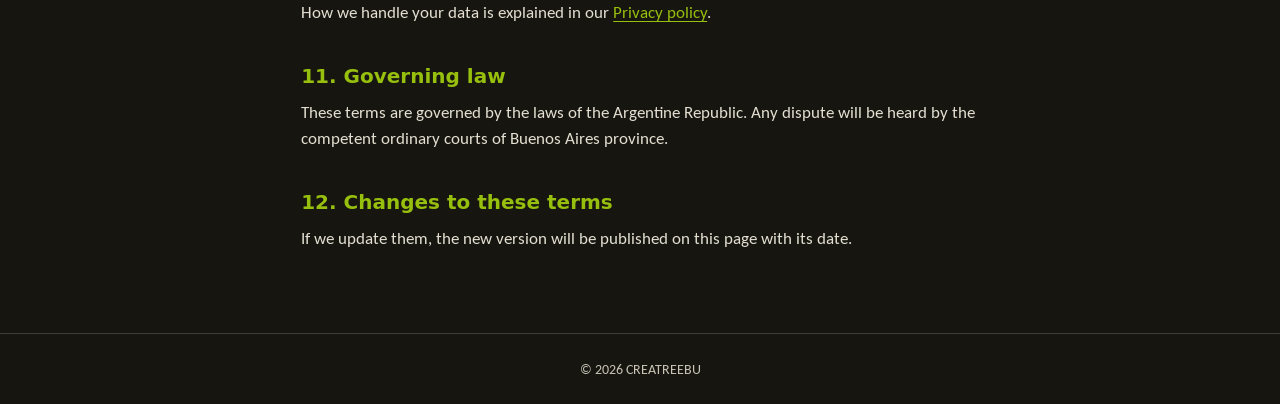
<file: en/terms/index.html>
<!DOCTYPE html>
<html lang="en" dir="ltr">
<head>
<meta charset="utf-8"><meta name="viewport" content="width=device-width, initial-scale=1">
<title>Terms and conditions | CREATREEBU</title>
<meta name="description" content="Terms of use for the site and for hiring CREATREEBU services: quotes, payments, revisions and intellectual property.">
<meta name="robots" content="index, follow"><meta name="theme-color" content="#16150F"><meta name="referrer" content="no-referrer">
<link rel="canonical" href="https://creatreebu.github.io/en/terms/"><link rel="alternate" hreflang="es-AR" href="https://creatreebu.github.io/terminos/"><link rel="alternate" hreflang="en" href="https://creatreebu.github.io/en/terms/"><link rel="alternate" hreflang="ar" href="https://creatreebu.github.io/ar/terms/"><link rel="alternate" hreflang="x-default" href="https://creatreebu.github.io/terminos/">
<link rel="icon" href="data:image/svg+xml,%3Csvg xmlns='http://www.w3.org/2000/svg' viewBox='0 0 32 32'%3E%3Crect width='32' height='32' rx='7' fill='%2316150F'/%3E%3Crect x='7' y='14' width='4' height='11' rx='2' fill='%2397BF0E'/%3E%3Crect x='14' y='7' width='4' height='18' rx='2' fill='%2397BF0E'/%3E%3Crect x='21' y='11' width='4' height='14' rx='2' fill='%2397BF0E'/%3E%3C/svg%3E">
<link rel="preconnect" href="https://fonts.googleapis.com"><link rel="preconnect" href="https://fonts.gstatic.com" crossorigin><link rel="stylesheet" href="https://fonts.googleapis.com/css2?family=Carlito:ital,wght@0,400;0,700;1,400&display=swap">
<link rel="stylesheet" href="../../style.css"><link rel="stylesheet" href="../../lang.css"><link rel="stylesheet" href="../../rtl.css">
<style>
.legal-cab{display:flex;align-items:center;justify-content:space-between;gap:16px;padding:22px var(--pad);max-width:var(--max);margin:0 auto}
.legal-cab img{display:block;height:34px;width:auto}
.legal-cab a.volver{color:var(--marfil);font-weight:700;font-size:.95rem;text-decoration:none;border:1px solid var(--linea-osc);border-radius:999px;padding:9px 18px}
.legal-cab a.volver:hover,.legal-cab a.volver:focus-visible{background:var(--lima);color:var(--carbon);border-color:var(--lima)}
.legal{max-width:780px;margin:0 auto;padding:clamp(28px,6vw,72px) var(--pad) 80px;color:var(--marfil)}
.legal h1{font-family:var(--display);font-size:clamp(2.2rem,6vw,3.6rem);font-weight:900;letter-spacing:-.03em;line-height:1.02;margin:0 0 10px}
.legal .fecha{color:var(--suave-osc);font-size:.95rem;margin:0 0 36px}
.legal h2{font-family:var(--display);font-size:1.25rem;font-weight:800;color:var(--lima);margin:34px 0 8px}
.legal p,.legal li{color:#E4DFD2;font-size:1.08rem}
.legal ul{padding-inline-start:1.2em}
.legal a{color:var(--lima);text-underline-offset:3px}
.legal-pie{border-top:1px solid var(--linea-osc);padding:24px var(--pad);text-align:center;color:var(--suave-osc);font-size:.9rem}
.legal-pie a{color:inherit}
</style>
</head>
<body>
<header class="legal-cab"><a href="../" aria-label="CREATREEBU"><img src="../../imagenes/logo-creatreebu-claro.png" width="1600" height="281" alt="CREATREEBU"></a><a class="volver" href="../">Back to home</a></header>
<main class="legal"><h1>Terms and conditions</h1><p class="fecha">Last updated: November 2026</p><h2>1. Who we are and scope</h2><p>CREATREEBU is a graphic design studio run by Pablo Martín Maldonado, based in La Costa, Buenos Aires province, Argentina. By using this site or hiring our services you accept these terms. For any question write to <a href="mailto:creatreebu@gmail.com">creatreebu@gmail.com</a>.</p><h2>2. Use of the site</h2><p>This site is informational and you may browse it freely. Copying, reproducing or using its texts, images, designs or videos for commercial purposes without written permission from CREATREEBU is not allowed.</p><h2>3. Intellectual property of the works shown</h2><p>The portfolio works are shown as a reference of our craft. Client brands, logos and materials belong to their respective owners. Projects marked as concept projects are fictional brands and do not correspond to real clients.</p><h2>4. Quotes and hiring</h2><p>Quotes are indicative until confirmed in writing (WhatsApp or email) and the down payment is made. Deadlines and the scope of each job are agreed in that confirmation.</p><h2>5. Payment</h2><p>Payment is split in two: <strong>50% down payment in advance</strong>, to start the work, and the <strong>remaining 50% upon delivery</strong>.</p><h2>6. Revisions</h2><p>Each job includes <strong>up to 2 revisions at no charge</strong>. A revision is a set of adjustments requested on a single delivery.</p><p>From the <strong>third revision</strong> on, a fee equal to <strong>75%</strong> of the value of the work to be modified applies.</p><h2>7. Materials you provide</h2><p>You are responsible for the texts, images, logos and other materials you send us, and for having the rights to use them.</p><h2>8. Scope of results</h2><p>We work so your brand looks and communicates better, but we cannot guarantee business results such as more sales or followers. The site is provided as is and may have interruptions or errors beyond our control.</p><h2>9. Third-party links</h2><p>This site links to Facebook, Google, YouTube and other external sites. We do not control their content or policies.</p><h2>10. Privacy</h2><p>How we handle your data is explained in our <a href="../privacy/">Privacy policy</a>.</p><h2>11. Governing law</h2><p>These terms are governed by the laws of the Argentine Republic. Any dispute will be heard by the competent ordinary courts of Buenos Aires province.</p><h2>12. Changes to these terms</h2><p>If we update them, the new version will be published on this page with its date.</p></main>
<footer class="legal-pie">© 2026 CREATREEBU</footer>
</body></html>
</file>
<file: style.css>
/* =========================================================
   CREATREEBU — style.css
   Estilo oscuro y contemporáneo de estudio creativo:
   titulares enormes en mayúsculas con la última línea en acento,
   menú flotante en cápsula, botones tipo píldora, tira de capacidades.
   Paleta: carbón, lima, verde profundo, marfil y blanco cálido.
   Tipografía del sistema (sin dependencias externas), en peso 900.
   ========================================================= */

:root {
  --carbon: #16150F;
  --lima: #97BF0E;
  --verde: #1E4D34;
  --marfil: #F4F0E8;
  --calido: #FBF9F4;

  --suave: #5A564C;
  --suave-osc: #C9C4B6;
  --linea: rgba(22, 21, 15, .16);
  --linea-osc: rgba(244, 240, 232, .18);

  --display: system-ui, -apple-system, "Segoe UI", Roboto, "Helvetica Neue", Arial, sans-serif;
  --sans: Carlito, Calibri, "Segoe UI", system-ui, sans-serif;
  --pad: clamp(20px, 4vw, 56px);
  --max: 1360px;
  --alto-cab: 76px;
  --ease: cubic-bezier(.2, .8, .2, 1);

  --flecha: url("data:image/svg+xml,%3Csvg xmlns='http://www.w3.org/2000/svg' viewBox='0 0 14 14'%3E%3Cpath d='M3 11L11 3M4.6 3H11V9.4' fill='none' stroke='black' stroke-width='1.9'/%3E%3C/svg%3E");
  --derecha: url("data:image/svg+xml,%3Csvg xmlns='http://www.w3.org/2000/svg' viewBox='0 0 14 14'%3E%3Cpath d='M2 7H12M8 3L12 7L8 11' fill='none' stroke='black' stroke-width='1.9'/%3E%3C/svg%3E");
}

*, *::before, *::after { box-sizing: border-box; }

html {
  scroll-behavior: smooth;
  scroll-padding-top: calc(var(--alto-cab) + 8px);
  -webkit-text-size-adjust: 100%;
}
html.modal-abierto { overflow: hidden; }

body {
  margin: 0;
  font-family: var(--sans);
  font-size: 1.15rem;
  line-height: 1.55;
  color: var(--carbon);
  background: var(--carbon);
  -webkit-font-smoothing: antialiased;
}

h1, h2, h3, h4, p, ul, ol, dl, dd, figure { margin: 0; }
ul, ol { padding: 0; list-style: none; }
a { color: inherit; }
svg { display: block; }
img { display: block; max-width: 100%; }
button { font: inherit; color: inherit; }

.contenedor { width: 100%; max-width: var(--max); margin-inline: auto; padding-inline: var(--pad); }

.sr-only {
  position: absolute; width: 1px; height: 1px; margin: -1px; padding: 0;
  overflow: hidden; clip: rect(0 0 0 0); white-space: nowrap; border: 0;
}

:focus-visible { outline: 3px solid var(--foco, var(--verde)); outline-offset: 3px; border-radius: 4px; }

.saltar {
  position: absolute; left: 12px; top: -64px; z-index: 300;
  background: var(--lima); color: var(--carbon); padding: 12px 18px; border-radius: 8px; text-decoration: none; font-weight: 800;
}
.saltar:focus { top: 12px; }

/* ---------- Secciones y colores de contexto ---------- */
.sec {
  --fg: var(--carbon); --fg-suave: var(--suave); --acc: var(--verde); --rule: var(--linea); --foco: var(--verde);
  position: relative; overflow: hidden; background: var(--marfil); color: var(--fg);
  padding: clamp(72px, 10vw, 140px) 0;
}
.sec--calido { background: var(--calido); }
.sec--oscuro, .sec--verde, .hero, .pie, .cab {
  --fg: var(--marfil); --fg-suave: var(--suave-osc); --acc: var(--lima); --rule: var(--linea-osc); --foco: var(--lima);
}
.sec--oscuro { background: var(--carbon); }
.sec--verde { background: var(--verde); }
.acento { color: var(--acc); }

.fantasma {
  position: absolute; pointer-events: none; user-select: none; z-index: 0;
  font-weight: 900; text-transform: uppercase; letter-spacing: -.05em; line-height: .8; white-space: nowrap;
  font-size: clamp(7rem, 24vw, 22rem); color: currentColor; opacity: .05;
}
.sec > .contenedor { position: relative; z-index: 1; }

.eyebrow {
  display: flex; align-items: center; gap: 14px; margin-bottom: 22px;
  font-size: .82rem; font-weight: 800; letter-spacing: .04em; text-transform: uppercase;
}
.eyebrow::before { content: ""; width: 44px; height: 3px; background: var(--acc); flex: none; }

.titan {
  font-size: clamp(2rem, 4.7vw, 4.7rem); font-weight: 900; text-transform: uppercase;
  letter-spacing: -.035em; line-height: .96; text-wrap: balance;
}
.titan .acento { display: block; }

.sec-cab { display: grid; gap: 24px; margin-bottom: clamp(40px, 6vw, 72px); }
.sec-cab p { max-width: 54ch; color: var(--fg-suave); font-size: 1.1rem; }

.lead { font-size: clamp(1.1rem, 1.5vw, 1.3rem); line-height: 1.55; max-width: 54ch; color: var(--fg-suave); }
.fine { font-size: .92rem; color: var(--fg-suave); max-width: 56ch; }

/* ---------- Botones ---------- */
.btn {
  display: inline-flex; align-items: center; justify-content: center; gap: 12px;
  min-height: 56px; padding: 14px 30px;
  font: 900 .86rem/1.1 var(--sans); letter-spacing: .04em; text-transform: uppercase; text-decoration: none; text-align: center;
  border: 2px solid transparent; border-radius: 999px; cursor: pointer;
  transition: transform .25s var(--ease), background-color .2s, color .2s, border-color .2s;
}
.btn:hover { transform: translateY(-3px); }
.btn:active { transform: none; }
.btn--flecha::after, .btn--sig::after, .enlace-flecha::after {
  content: ""; width: 14px; height: 14px; flex: none; background: currentColor;
  -webkit-mask: var(--flecha) center / contain no-repeat; mask: var(--flecha) center / contain no-repeat;
  transition: transform .25s var(--ease);
}
.btn--sig::after { -webkit-mask-image: var(--derecha); mask-image: var(--derecha); }
.btn:hover.btn--flecha::after, .enlace-flecha:hover::after { transform: translate(3px, -3px); }
.btn:hover.btn--sig::after { transform: translateX(4px); }
.btn--sm { min-height: 46px; padding: 10px 22px; font-size: .8rem; }
.btn--cab { border-radius: 10px; }

.btn--lima { background: var(--lima); border-color: var(--lima); color: var(--carbon); }
.btn--lima:hover { background: var(--marfil); border-color: var(--marfil); }
.btn--carbon { background: var(--carbon); border-color: var(--carbon); color: var(--marfil); }
.btn--carbon:hover { background: var(--verde); border-color: var(--verde); }
.btn--linea { background: transparent; border-color: rgba(244, 240, 232, .35); color: var(--marfil); }
.btn--linea:hover { background: var(--marfil); border-color: var(--marfil); color: var(--carbon); }
.btn--linea-osc { background: transparent; border-color: var(--carbon); color: var(--carbon); }
.btn--linea-osc:hover { background: var(--carbon); color: var(--marfil); }
.btn--gigante { width: 100%; min-height: 88px; justify-content: space-between; padding: 0 clamp(24px, 4vw, 44px); font-size: clamp(.95rem, 1.6vw, 1.15rem); }
.btn--gigante::after { width: 22px; height: 22px; }

.acciones { display: flex; flex-wrap: wrap; gap: 14px; }

.enlace-flecha {
  display: inline-flex; align-items: center; gap: 10px; font-size: .8rem; font-weight: 900; letter-spacing: .04em;
  text-transform: uppercase; text-decoration: none; color: var(--acc);
}
.enlace-flecha::after { width: 12px; height: 12px; }

/* ---------- Encabezado ---------- */
.cab {
  position: fixed; top: 0; left: 0; right: 0; z-index: 70; color: var(--marfil);
  border-bottom: 1px solid transparent;
  transition: background-color .25s, border-color .25s;
}
.cab.con-fondo { background: rgba(22, 21, 15, .86); -webkit-backdrop-filter: blur(14px); backdrop-filter: blur(14px); border-bottom-color: var(--linea-osc); }
.cab-fila { display: flex; align-items: center; justify-content: space-between; min-height: var(--alto-cab); gap: 20px; position: relative; }

.marca { display: inline-flex; align-items: center; gap: 12px; text-decoration: none; }
.marca-signo { width: 36px; height: 36px; }
.marca-texto { font-weight: 900; font-size: 1.05rem; letter-spacing: .16em; }
.marca-texto span, .pie-marca span { color: var(--lima); }

.menu-btn {
  width: 48px; height: 48px; display: inline-grid; place-items: center;
  background: transparent; border: 2px solid rgba(244, 240, 232, .5); border-radius: 12px; cursor: pointer;
}
.menu-barras, .menu-barras::before, .menu-barras::after {
  display: block; width: 20px; height: 2px; background: var(--marfil); border-radius: 2px;
  transition: transform .25s var(--ease), background-color .2s;
}
.menu-barras { position: relative; }
.menu-barras::before, .menu-barras::after { content: ""; position: absolute; left: 0; }
.menu-barras::before { top: -6px; }
.menu-barras::after { top: 6px; }
.menu-btn[aria-expanded="true"] .menu-barras { background: transparent; }
.menu-btn[aria-expanded="true"] .menu-barras::before { transform: translateY(6px) rotate(45deg); }
.menu-btn[aria-expanded="true"] .menu-barras::after { transform: translateY(-6px) rotate(-45deg); }

.nav {
  position: fixed; left: 0; right: 0; top: var(--alto-cab); bottom: 0; overflow: auto;
  display: none; flex-direction: column; gap: 24px; padding: 8px var(--pad) 40px;
  background: rgba(22, 21, 15, .98);
}
.nav.abierto { display: flex; }
.nav-capsula { display: flex; flex-direction: column; }
.nav-capsula > li { border-bottom: 1px solid var(--linea-osc); }
.nav-capsula a, .nav-btn {
  display: flex; align-items: center; justify-content: space-between; width: 100%; padding: 18px 0;
  font-size: 1.15rem; font-weight: 900; letter-spacing: .02em; text-transform: uppercase; text-decoration: none;
  background: none; border: 0; cursor: pointer; text-align: left;
}
.nav-capsula a.activo, .nav-btn.activo, .nav-btn[aria-expanded="true"] { color: var(--lima); }
.nav-btn svg { width: 14px; height: 14px; transition: transform .25s var(--ease); }
.nav-btn[aria-expanded="true"] svg { transform: rotate(180deg); }

/* menú desplegable de servicios */
.mega { display: none; padding: 4px 0 20px; }
.mega.abierto { display: block; }
.mega-cab { display: none; }
.mega-cols { display: grid; gap: 22px; }
.mega-grupo > p { font-size: .75rem; font-weight: 900; letter-spacing: .12em; text-transform: uppercase; color: var(--lima); padding-bottom: 8px; margin-bottom: 4px; border-bottom: 1px solid var(--linea-osc); }
.mega-grupo a { padding: 12px 0; font-size: .98rem; text-transform: none; letter-spacing: 0; font-weight: 700; justify-content: flex-start; gap: 16px; }
.mega-grupo a b { font-size: .72rem; color: var(--lima); min-width: 22px; }
.mega-cta { display: none; }

/* ---------- Hero ---------- */
.hero {
  position: relative; isolation: isolate; overflow: hidden; color: var(--marfil); background: var(--carbon);
  min-height: max(100svh, 780px);
  padding: calc(var(--alto-cab) + clamp(32px, 7vw, 88px)) 0 clamp(56px, 7vw, 96px);
  display: flex; align-items: center;
}
.hero::before {
  content: ""; position: absolute; inset: 0; z-index: -2;
  background: radial-gradient(60% 75% at 80% 38%, rgba(30, 77, 52, .85), rgba(30, 77, 52, 0) 72%);
}
.hero .fantasma { left: -1vw; bottom: -2vw; z-index: -1; opacity: .05; }
.hero > .contenedor { position: relative; }

.hero-texto { position: relative; z-index: 3; max-width: 860px; display: grid; gap: 28px; justify-items: start; }
.h1 {
  font-size: clamp(2rem, 4.9vw, 5rem); font-weight: 900; text-transform: uppercase;
  letter-spacing: -.04em; line-height: .94;
}
.h1 .l { display: block; overflow: hidden; padding: .14em 0 .08em; margin: -.14em 0 -.08em; }
.h1 .l > span { display: block; animation: subir .9s var(--ease) backwards; }
.h1 .l:nth-child(2) > span { animation-delay: .08s; }
.h1 .l:nth-child(3) > span { animation-delay: .16s; }
@keyframes subir { from { transform: translateY(105%); } }
.hero .lead { color: #DCD7C9; }
@media (min-width: 1100px) { .hero .lead { max-width: 40ch; } }

.collage { position: relative; height: clamp(380px, 90vw, 520px); margin-top: 48px; }
.pieza {
  position: absolute; width: var(--w); display: flex; flex-direction: column; padding: 0; text-align: left; cursor: pointer;
  background: #1D1C15; border: 1px solid rgba(244, 240, 232, .22); border-radius: 16px; overflow: hidden;
  box-shadow: 0 40px 70px -36px rgba(0, 0, 0, .9);
  transform: rotate(var(--r)); transition: transform .4s var(--ease), border-color .2s;
  animation: levantar .9s var(--ease) backwards; animation-delay: calc(.35s + var(--i) * .12s);
}
.pieza:nth-child(1) { --w: 52%; --r: -2deg; left: 0; bottom: 0; z-index: 1; }
.pieza:nth-child(2) { --w: 50%; --r: 3deg; right: 0; top: 0; z-index: 2; }
.pieza:nth-child(3) { --w: 42%; --r: -3deg; right: 4%; bottom: 4%; z-index: 3; }
.pieza:hover, .pieza:focus-visible { transform: translateY(-8px) rotate(0deg); z-index: 5; border-color: var(--lima); }
@keyframes levantar { from { opacity: 0; transform: translateY(70px) rotate(0deg); } }
.pieza-arte { display: block; position: relative; aspect-ratio: 5 / 4; overflow: hidden; }
.pieza-arte svg, .pieza-arte img { position: absolute; inset: 0; width: 100%; height: 100%; object-fit: cover; }
.pieza-pie { display: flex; flex-wrap: wrap; align-items: baseline; justify-content: space-between; gap: 2px 8px; padding: 10px 14px 12px; font-size: .78rem; line-height: 1.2; }
.pieza-marca { font-weight: 900; text-transform: uppercase; letter-spacing: .02em; }
.pieza-tag { color: var(--suave-osc); }

.vidrio {
  position: absolute; z-index: 6; right: 0; bottom: -18px; width: min(300px, 78%); padding: 20px 22px; border-radius: 16px;
  background: rgba(22, 21, 15, .72); border: 1px solid var(--linea-osc);
  -webkit-backdrop-filter: blur(14px); backdrop-filter: blur(14px);
}
.vidrio-num { display: block; font-size: .8rem; font-weight: 900; color: var(--lima); margin-bottom: 8px; }
.vidrio-t { font-size: .74rem; font-weight: 900; letter-spacing: .08em; text-transform: uppercase; color: var(--suave-osc); margin-bottom: 6px; }
.vidrio p { font-size: 1.05rem; font-weight: 800; line-height: 1.3; color: var(--marfil); }

/* ---------- Tira de capacidades (marquesina) ---------- */
.tira { background: var(--carbon); color: var(--marfil); border-block: 1px solid var(--linea-osc); --foco: var(--lima); overflow: hidden; }
.tira-pista { display: block; }
.tira-lista { display: flex; flex-wrap: wrap; justify-content: center; align-items: center; gap: 10px 0; padding: 24px var(--pad); max-width: var(--max); margin-inline: auto; }
.tira-lista li { display: flex; align-items: center; font-size: .86rem; font-weight: 900; letter-spacing: .03em; text-transform: uppercase; white-space: nowrap; }
.tira-lista li + li::before, .tira-lista li:first-child::before { content: ""; width: 12px; height: 3px; background: var(--lima); margin-inline: 18px; flex: none; }
.tira-lista li:first-child::before { display: none; }
.tira-lista a { text-decoration: none; padding: 6px 2px; transition: color .2s; }
.tira-lista a:hover { color: var(--lima); }
.tira.marquesina .tira-pista { display: flex; width: max-content; animation: marquesina 48s linear infinite; }
.tira.marquesina .tira-lista { flex: none; flex-wrap: nowrap; justify-content: flex-start; max-width: none; margin: 0; padding: 24px 0; }
.tira.marquesina .tira-lista li:first-child::before { display: block; }
.tira.marquesina:hover .tira-pista { animation-play-state: paused; }
@keyframes marquesina { to { transform: translateX(-50%); } }

/* ---------- Estudio ---------- */
.estudio-grid { display: grid; gap: 40px; }
.manifiesto { font-size: clamp(1.4rem, 2.6vw, 2.2rem); font-weight: 700; line-height: 1.25; letter-spacing: -.015em; max-width: 30em; }
.hechos { display: grid; gap: 16px; margin-top: clamp(32px, 5vw, 56px); }
.hecho { padding: 22px; border: 1px solid var(--rule); border-radius: 16px; background: var(--calido); }
.hecho h3 { font-size: 1.05rem; font-weight: 900; margin-bottom: 6px; text-transform: uppercase; letter-spacing: .01em; }
.hecho p { color: var(--fg-suave); }

/* ---------- Servicios ---------- */
.serv-grid { display: grid; gap: 16px; }
.serv-card {
  --c-fg: var(--marfil); --c-suave: var(--suave-osc); --c-acc: var(--lima);
  display: flex; flex-direction: column; gap: 14px; padding: 30px 28px 28px; min-height: 100%;
  border: 1px solid var(--linea-osc); border-radius: 20px; background: rgba(244, 240, 232, .04); color: var(--c-fg);
  transition: background-color .3s, color .3s, transform .3s var(--ease), border-color .3s;
}
.serv-card:hover { --c-fg: var(--carbon); --c-suave: #3F3C30; --c-acc: var(--carbon); background: var(--lima); border-color: var(--lima); transform: translateY(-4px); }
.serv-cod { font-size: .85rem; font-weight: 900; letter-spacing: .06em; color: var(--c-acc); }
.serv-card h3 { font-size: clamp(1.3rem, 2vw, 1.65rem); font-weight: 900; letter-spacing: -.025em; line-height: 1.1; text-transform: uppercase; }
.serv-card p { color: var(--c-suave); }
.incluye { display: grid; gap: 6px; font-size: .96rem; color: var(--c-fg); margin: 2px 0 6px; }
.incluye li { position: relative; padding-left: 20px; }
.incluye li::before { content: ""; position: absolute; left: 0; top: .6em; width: 8px; height: 8px; border-radius: 50%; background: var(--c-acc); }
.serv-card .enlace-flecha { margin-top: auto; color: var(--c-acc); padding-top: 8px; }
.serv-pie { margin-top: 40px; font-size: 1.1rem; color: var(--fg-suave); }
.serv-pie a { color: var(--lima); font-weight: 800; text-underline-offset: 5px; text-decoration-thickness: 2px; }

/* ---------- Proyectos ---------- */
.proyectos .fantasma { right: -2vw; top: 1vw; }
.filtros { display: flex; flex-wrap: wrap; gap: 10px; margin-bottom: 36px; }
.filtro {
  min-height: 46px; padding: 8px 20px; background: transparent; border: 2px solid var(--carbon); border-radius: 999px;
  font-size: .78rem; font-weight: 900; letter-spacing: .04em; text-transform: uppercase; cursor: pointer;
  transition: background-color .2s, color .2s;
}
.filtro:hover { background: var(--carbon); color: var(--marfil); }
.filtro[aria-pressed="true"] { background: var(--carbon); color: var(--marfil); }

.grilla { display: grid; gap: 40px 24px; grid-template-columns: 1fr; }
.tile { display: flex; flex-direction: column; gap: 16px; min-width: 0; padding: 0; background: none; border: 0; text-align: left; cursor: pointer; color: inherit; }
.tile-arte { display: block; position: relative; overflow: hidden; aspect-ratio: 4 / 3; border-radius: 18px; border: 1px solid var(--linea); background: var(--calido); transition: transform .4s var(--ease); }
.tile-arte svg, .tile-arte img { position: absolute; inset: 0; width: 100%; height: 100%; object-fit: cover; transition: transform .7s var(--ease); }
.tile:hover .tile-arte, .tile:focus-visible .tile-arte { transform: translateY(-6px); }
.tile:hover .tile-arte svg, .tile:hover .tile-arte img, .tile:focus-visible .tile-arte svg, .tile:focus-visible .tile-arte img { transform: scale(1.05); }
.tile-pie { display: flex; flex-wrap: wrap; align-items: center; gap: 8px 8px; }
.tile-marca { flex: 1 1 100%; font-size: 1.35rem; font-weight: 900; letter-spacing: -.025em; text-transform: uppercase; line-height: 1.1; }
.tile-cat, .tile-tag { padding: 3px 12px; border: 1.5px solid var(--carbon); border-radius: 999px; font-size: .7rem; font-weight: 900; letter-spacing: .04em; text-transform: uppercase; }
.tile-tag { border-color: var(--verde); color: var(--verde); }
.tile-desc { flex: 1 1 100%; display: -webkit-box; -webkit-line-clamp: 2; -webkit-box-orient: vertical; overflow: hidden; color: var(--suave); font-size: .96rem; line-height: 1.45; }
.aviso-js { padding: 24px 0; color: var(--suave); }

/* ---------- Pack ---------- */
.pack .fantasma { left: -1vw; bottom: -1vw; }
.pack-grid { display: grid; gap: 48px; align-items: center; }
.pack-texto { display: grid; gap: 22px; justify-items: start; }
.pack-texto h3 { font-size: .8rem; font-weight: 900; letter-spacing: .08em; text-transform: uppercase; color: var(--lima); margin-bottom: -10px; }
.pack-texto p { max-width: 54ch; color: var(--fg-suave); }
.pack-texto .lead { color: #DCD7C9; }
.pack-card { padding: clamp(24px, 3.4vw, 40px); border-radius: 24px; border: 1px solid var(--linea-osc); background: rgba(244, 240, 232, .05); }
.insignia { display: inline-block; padding: 5px 14px; border-radius: 999px; background: var(--lima); color: var(--carbon); font-size: .72rem; font-weight: 900; letter-spacing: .06em; text-transform: uppercase; margin-bottom: 18px; }
.pack-card h3 { font-size: clamp(1.5rem, 2.6vw, 2.1rem); font-weight: 900; text-transform: uppercase; letter-spacing: -.03em; line-height: 1.05; margin-bottom: 22px; }
.ficha { margin-bottom: 26px; border-top: 1px solid var(--linea-osc); }
.ficha-fila { display: grid; grid-template-columns: 30px 1fr; gap: 14px; padding: 18px 0; border-bottom: 1px solid var(--linea-osc); }
.ficha-fila::before {
  content: ""; width: 24px; height: 24px; border-radius: 50%; margin-top: 2px; background: var(--lima);
  -webkit-mask: url("data:image/svg+xml,%3Csvg xmlns='http://www.w3.org/2000/svg' viewBox='0 0 24 24'%3E%3Ccircle cx='12' cy='12' r='12'/%3E%3C/svg%3E") center / contain no-repeat;
}
.ficha-fila h4 { font-size: 1.1rem; font-weight: 900; text-transform: uppercase; letter-spacing: -.01em; margin-bottom: 2px; }
.ficha-fila p { color: var(--suave-osc); }
.pack-card .btn { width: 100%; }

/* ---------- Proceso ---------- */
.pasos { display: grid; gap: 16px; counter-reset: paso; }
.paso { padding: 28px 24px; border-radius: 20px; background: rgba(244, 240, 232, .08); border: 1px solid var(--linea-osc); }
.paso-num { display: block; font-size: 3.6rem; font-weight: 900; letter-spacing: -.06em; line-height: 1; color: var(--lima); margin-bottom: 18px; }
.paso h3 { font-size: 1.15rem; font-weight: 900; text-transform: uppercase; letter-spacing: -.01em; line-height: 1.15; margin-bottom: 8px; }
.paso p { color: var(--suave-osc); }

/* ---------- Diferenciales ---------- */
.difs { display: grid; gap: 16px; }
.dif { padding: 26px; border-radius: 20px; border: 1px solid var(--rule); background: var(--marfil); transition: background-color .3s, color .3s, transform .3s var(--ease); }
.dif:hover { background: var(--carbon); color: var(--marfil); transform: translateY(-4px); }
.dif h3 { font-size: 1.1rem; font-weight: 900; text-transform: uppercase; letter-spacing: -.01em; margin-bottom: 8px; }
.dif p { color: var(--suave); }
.dif:hover p { color: var(--suave-osc); }

/* ---------- Local ---------- */
.local-grid { display: grid; gap: 32px; align-items: start; }
.local-texto { display: grid; gap: 18px; max-width: 58ch; }
.local-texto p { color: var(--fg-suave); }
.local-texto strong { color: var(--marfil); }

/* ---------- Preguntas frecuentes ---------- */
.faq { max-width: 900px; border-top: 1px solid var(--carbon); }
.faq details { border-bottom: 1px solid var(--linea); }
.faq summary {
  list-style: none; cursor: pointer; position: relative; padding: 22px 64px 22px 0;
  font-size: clamp(1.05rem, 1.7vw, 1.3rem); font-weight: 800; letter-spacing: -.01em; line-height: 1.3;
}
.faq summary::-webkit-details-marker { display: none; }
.faq summary::after {
  content: "+"; position: absolute; right: 0; top: 50%; width: 40px; height: 40px; margin-top: -20px; display: grid; place-items: center;
  border: 2px solid var(--carbon); border-radius: 50%; font-size: 1.5rem; font-weight: 400; line-height: 1;
  transition: transform .25s var(--ease), background-color .2s, color .2s;
}
.faq summary:hover::after { background: var(--lima); }
.faq details[open] summary::after { transform: rotate(45deg); background: var(--carbon); color: var(--marfil); }
.faq details p { padding: 0 64px 24px 0; color: var(--suave); max-width: 64ch; }

/* ---------- Contacto ---------- */
.contacto-grid { display: grid; gap: 40px; align-items: end; }
.contacto .titan { font-size: clamp(2.6rem, 8vw, 7.6rem); }
.contacto .btn--gigante { margin-top: clamp(36px, 5vw, 64px); }
.contacto-sub { margin-top: 22px; }
.contacto-lado { display: grid; gap: 18px; }
.contacto-datos { display: flex; flex-wrap: wrap; gap: 8px 24px; }
.contacto-datos a { font-weight: 800; text-underline-offset: 4px; }
.contacto-datos a:hover { color: var(--lima); }

/* ---------- Footer (centrado) ---------- */
.pie { background: var(--carbon); color: var(--suave-osc); padding: clamp(56px, 7vw, 88px) 0 40px; text-align: center; border-top: 1px solid var(--linea-osc); position: relative; overflow: hidden; }
.pie-inner { display: flex; flex-direction: column; align-items: center; gap: 36px; }
.pie-marca { font-weight: 900; font-size: 1.7rem; letter-spacing: .16em; color: var(--marfil); }
.pie-texto { max-width: 46ch; margin-top: -18px; }
.pie-cols { display: grid; gap: 32px; width: 100%; padding: 36px 0; border-top: 1px solid var(--linea-osc); border-bottom: 1px solid var(--linea-osc); }
.pie-titulo { font-size: .75rem; font-weight: 900; letter-spacing: .14em; text-transform: uppercase; color: var(--lima); margin-bottom: 14px; }
.pie-lista { display: grid; gap: 4px; justify-items: center; }
.pie-lista a { display: inline-block; padding: 5px 0; text-decoration: none; text-underline-offset: 4px; transition: color .2s; }
.pie > .contenedor { position: relative; z-index: 1; }
.pie .fantasma { left: 0; right: 0; bottom: -3vw; text-align: center; font-size: clamp(4.5rem, 18.5vw, 19rem); }
.pie-lista a:hover { color: var(--lima); text-decoration: underline; }
.pie-zona { font-size: .98rem; max-width: 30ch; margin-inline: auto; }
.pie-legal { font-size: .88rem; color: #A59F90; max-width: 60ch; }

/* ---------- Botón flotante de WhatsApp ---------- */
.flotante {
  position: fixed; right: 16px; bottom: 16px; z-index: 65; display: inline-flex; align-items: center; gap: 10px;
  min-height: 54px; padding: 12px 22px; background: var(--lima); color: var(--carbon); border-radius: 999px;
  font-size: .8rem; font-weight: 900; letter-spacing: .04em; text-transform: uppercase; text-decoration: none;
  box-shadow: 0 14px 30px -12px rgba(0, 0, 0, .55);
  opacity: 0; visibility: hidden; transform: translateY(14px);
  transition: opacity .25s, transform .25s var(--ease), visibility .25s, background-color .2s;
}
.flotante::after { content: ""; width: 12px; height: 12px; background: currentColor; -webkit-mask: var(--flecha) center / contain no-repeat; mask: var(--flecha) center / contain no-repeat; }
.flotante.visible { opacity: 1; visibility: visible; transform: none; }
.flotante:hover { background: var(--marfil); transform: translateY(-3px); }
.flotante:focus-visible { outline-color: var(--marfil); }

/* ---------- Vista detallada de proyecto ---------- */
.modal {
  --foco: var(--verde);
  border: 0; padding: 0; background: var(--marfil); color: var(--carbon);
  width: min(1140px, calc(100vw - 24px)); max-height: calc(100dvh - 24px); border-radius: 24px; overflow: auto;
}
.modal::backdrop { background: rgba(22, 21, 15, .88); }
.modal[open] { animation: abrir .3s var(--ease); }
@keyframes abrir { from { opacity: 0; transform: translateY(18px) scale(.98); } }

.modal-inner { position: relative; display: grid; }
.modal-cerrar {
  position: absolute; top: 14px; right: 14px; z-index: 3; width: 46px; height: 46px; display: grid; place-items: center;
  background: var(--carbon); color: var(--marfil); border: 0; border-radius: 50%; cursor: pointer;
  transition: background-color .2s, color .2s, transform .25s var(--ease);
}
.modal-cerrar:hover { background: var(--lima); color: var(--carbon); transform: rotate(90deg); }
.modal-cerrar svg { width: 18px; height: 18px; }

.modal-media { display: grid; align-content: start; gap: 10px; padding: 14px 14px 0; }
.modal-escena { position: relative; aspect-ratio: 5 / 4; overflow: hidden; border-radius: 16px; background: var(--calido); }
.modal-escena svg, .modal-escena img { position: absolute; inset: 0; width: 100%; height: 100%; object-fit: cover; }
.modal-miniaturas { display: flex; flex-wrap: wrap; gap: 8px; }
.mini { width: 88px; padding: 0; border: 3px solid transparent; border-radius: 12px; overflow: hidden; background: var(--calido); cursor: pointer; aspect-ratio: 5 / 4; position: relative; transition: border-color .2s; }
.mini svg, .mini img { position: absolute; inset: 0; width: 100%; height: 100%; object-fit: cover; }
.mini:hover { border-color: var(--suave); }
.mini[aria-pressed="true"] { border-color: var(--carbon); }

.modal-info { display: flex; flex-direction: column; align-items: flex-start; gap: 14px; padding: 24px 24px 28px; }
.modal-estado { padding: 3px 12px; border: 1.5px solid var(--verde); border-radius: 999px; color: var(--verde); font-size: .72rem; font-weight: 900; letter-spacing: .05em; text-transform: uppercase; }
.modal-marca { font-weight: 900; color: var(--verde); text-transform: uppercase; letter-spacing: .02em; }
.modal-titulo { font-size: clamp(1.9rem, 3.6vw, 2.9rem); font-weight: 900; text-transform: uppercase; letter-spacing: -.035em; line-height: .98; }
.modal-desc { max-width: 46ch; }
.modal-nota { font-size: .92rem; color: var(--suave); max-width: 46ch; }
.modal-datos { display: grid; gap: 12px; width: 100%; padding: 16px 0; border-top: 2px solid var(--carbon); border-bottom: 1px solid var(--linea); }
.modal-datos dt { font-size: .78rem; font-weight: 900; letter-spacing: .06em; text-transform: uppercase; color: var(--suave); }
.modal-datos dd { font-weight: 700; }
.modal-nav { display: flex; align-items: center; gap: 12px; width: 100%; margin-top: 8px; }
.modal-pos { margin-inline: auto; font-size: .92rem; color: var(--suave); }

.aviso { --foco: var(--verde); border: 0; border-radius: 24px; padding: 30px; max-width: min(440px, calc(100vw - 32px)); background: var(--marfil); color: var(--carbon); }
.aviso::backdrop { background: rgba(22, 21, 15, .88); }
.aviso h2 { font-size: 1.5rem; font-weight: 900; text-transform: uppercase; letter-spacing: -.03em; line-height: 1.05; margin-bottom: 12px; }
.aviso p { color: var(--suave); margin-bottom: 22px; }

/* ---------- Celular: la tarjeta de vidrio va debajo de las piezas ---------- */
@media (max-width: 639px) {
  .collage { height: calc(92vw + 190px); }
  .collage .vidrio { right: 0; left: 0; bottom: 0; width: 100%; }
  .pieza:nth-child(1) { bottom: 190px; }
  .pieza:nth-child(3) { bottom: calc(190px + 2%); }
}

/* ---------- Tablet ---------- */
@media (min-width: 640px) {
  .hechos { grid-template-columns: repeat(3, 1fr); }
  .serv-grid { grid-template-columns: repeat(2, 1fr); }
  .grilla { grid-template-columns: repeat(2, 1fr); }
  .difs { grid-template-columns: repeat(2, 1fr); }
  .pasos { grid-template-columns: repeat(2, 1fr); }
  .pie-cols { grid-template-columns: repeat(2, 1fr); }
  .collage { height: clamp(420px, 62vw, 540px); }
}

/* ---------- Escritorio ---------- */
@media (min-width: 1280px) {
  .menu-btn { display: none; }
  .nav { position: static; display: flex; flex-direction: row; align-items: center; gap: 0; padding: 0; background: none; overflow: visible; flex: 1; justify-content: center; }
  .cab-fila { justify-content: flex-start; }
  .nav .btn--cab { position: absolute; right: 0; top: 50%; transform: translateY(-50%); }
  .nav .btn--cab:hover { transform: translateY(calc(-50% - 3px)); }
  .nav-capsula {
    flex-direction: row; align-items: center; gap: 2px; padding: 6px;
    position: relative; border: 1px solid var(--linea-osc); border-radius: 999px;
  }
  /* el desenfoque va en un pseudo-elemento para que el panel de servicios no quede atrapado dentro de la cápsula */
  .nav-capsula::before {
    content: ""; position: absolute; inset: 0; z-index: -1; border-radius: inherit; background: rgba(22, 21, 15, .62);
    -webkit-backdrop-filter: blur(12px); backdrop-filter: blur(12px);
  }
  .nav-capsula > li { border: 0; }
  .nav-capsula a, .nav-btn { width: auto; padding: 11px 16px; border-radius: 999px; font-size: .76rem; gap: 8px; transition: background-color .2s, color .2s; }
  .nav-capsula a:hover, .nav-btn:hover { background: rgba(244, 240, 232, .1); }
  .nav-btn svg { width: 11px; height: 11px; }
  .nav-capsula a.activo, .nav-btn.activo { background: rgba(151, 191, 14, .12); }
  .nav-mega { position: static; }

  .mega {
    position: absolute; left: 50%; top: calc(100% + 10px); transform: translateX(-50%);
    width: min(1120px, calc(100vw - 2 * var(--pad))); padding: 32px 36px 36px; border-radius: 24px;
    background: #16150F; border: 1px solid var(--linea-osc);
    box-shadow: 0 40px 80px -30px rgba(0, 0, 0, .8);
  }
  .mega.abierto { display: grid; grid-template-columns: 1fr 300px; gap: 40px; animation: abrirMega .28s var(--ease); }
  @keyframes abrirMega { from { opacity: 0; transform: translate(-50%, 14px); } }
  .mega-cab { display: flex; align-items: center; justify-content: space-between; grid-column: 1 / -1; padding-bottom: 20px; border-bottom: 1px solid var(--linea-osc); }
  .mega-cab p { font-size: 1.7rem; font-weight: 900; text-transform: uppercase; letter-spacing: -.03em; }
  .mega-cols { grid-template-columns: repeat(3, 1fr); gap: 28px; }
  .mega-grupo a { padding: 14px 8px; border-radius: 10px; }
  .mega-cta { display: grid; gap: 12px; align-content: start; padding: 24px; border-radius: 18px; background: rgba(151, 191, 14, .08); border: 1px solid rgba(151, 191, 14, .35); }
  .mega-cta .mc-t { font-size: 1.4rem; font-weight: 900; text-transform: uppercase; letter-spacing: -.03em; line-height: 1.05; }
  .mega-cta p { font-size: .94rem; color: var(--suave-osc); }
  .mega-cta .btn { margin-top: 4px; }

  .hero-texto { padding-right: 0; }
  .collage { position: absolute; right: var(--pad); top: 50%; width: min(46%, 620px); height: min(70vh, 580px); margin: 0; transform: translateY(-50%); z-index: 2; }
  .vidrio { right: -8px; bottom: -22px; }

  .sec-cab { grid-template-columns: 8fr 4fr; align-items: end; gap: 56px; }
  .estudio-grid { grid-template-columns: 6fr 6fr; gap: 72px; align-items: start; }
  .hechos { grid-template-columns: 1fr; }
  .serv-grid { grid-template-columns: repeat(3, 1fr); gap: 20px; }
  .grilla { grid-template-columns: repeat(3, 1fr); }
  .pack-grid { grid-template-columns: 1.05fr .95fr; gap: 88px; }
  .pasos { grid-template-columns: repeat(5, 1fr); gap: 14px; }
  .difs { grid-template-columns: repeat(3, 1fr); }
  .local-grid { grid-template-columns: 6fr 6fr; gap: 72px; }
  .contacto-grid { grid-template-columns: 7fr 5fr; gap: 72px; }
  .modal-inner { grid-template-columns: 1.4fr 1fr; }
  .modal-media { padding: 16px 0 16px 16px; }
  .modal-info { padding: 56px 36px 36px; }
}

@media (min-width: 1100px) and (max-height: 760px) {
  .collage { height: min(78vh, 520px); }
}

/* =========================================================
   EFECTOS MODERNOS
   Todo lo que se mueve está acá. Se desactiva solo si la persona
   tiene activado "reducir movimiento" en su dispositivo.
   ========================================================= */

/* barra de progreso de lectura */
.progreso {
  position: fixed; top: 0; left: 0; width: 100%; height: 3px; z-index: 90; pointer-events: none;
  background: var(--lima); transform-origin: 0 50%; transform: scaleX(var(--p, 0));
}

/* fondos con luces que flotan + grano */
.aurora { position: absolute; inset: 0; z-index: -2; overflow: hidden; pointer-events: none; }
.aurora i { position: absolute; border-radius: 50%; filter: blur(90px); will-change: transform; }
.aurora i:nth-child(1) { width: 46vw; height: 46vw; right: -8vw; top: 6%; background: var(--verde); opacity: .75; animation: flota1 18s ease-in-out infinite alternate; }
.aurora i:nth-child(2) { width: 24vw; height: 24vw; left: 34%; bottom: -10%; background: var(--lima); opacity: .2; animation: flota2 22s ease-in-out infinite alternate; }
.aurora::after {
  content: ""; position: absolute; inset: 0; opacity: .09; mix-blend-mode: overlay;
  background-image: url("data:image/svg+xml,%3Csvg xmlns='http://www.w3.org/2000/svg' width='160' height='160'%3E%3Cfilter id='n'%3E%3CfeTurbulence type='fractalNoise' baseFrequency='.9' numOctaves='2' stitchTiles='stitch'/%3E%3C/filter%3E%3Crect width='100%25' height='100%25' filter='url(%23n)'/%3E%3C/svg%3E");
}
.aurora--c { z-index: 0; }
.aurora--c i:nth-child(1) { right: auto; left: -10vw; top: auto; bottom: -20%; width: 40vw; height: 40vw; opacity: .6; }
.aurora--c i:nth-child(2) { left: auto; right: 6%; top: -8%; bottom: auto; opacity: .16; }
@keyframes flota1 { to { transform: translate(-9vw, 9vh) scale(1.18); } }
@keyframes flota2 { to { transform: translate(10vw, -12vh) scale(.8); } }

/* luz que sigue al mouse */
.hero::after {
  content: ""; position: absolute; inset: 0; z-index: -1; pointer-events: none;
  background: radial-gradient(520px circle at var(--mx, 72%) var(--my, 34%), rgba(151, 191, 14, .13), transparent 62%);
}

/* palabra con brillo en movimiento */
.grad {
  background: linear-gradient(100deg, var(--lima) 25%, #F6FBD9 45%, var(--lima) 65%);
  background-size: 230% 100%; -webkit-background-clip: text; background-clip: text;
  color: transparent; -webkit-text-fill-color: transparent;
  animation: brillo 5s linear infinite;
}
@keyframes brillo { from { background-position: 100% 0; } to { background-position: -130% 0; } }

/* entrada del hero */
.hero-texto > :not(.h1) { animation: entra 1s var(--ease) backwards; }
.hero-texto > .eyebrow { animation-delay: .05s; }
.hero-texto > .lead { animation-delay: .5s; }
.hero-texto > .acciones { animation-delay: .62s; }
.hero-texto > .fine { animation-delay: .74s; }
@keyframes entra { from { opacity: 0; transform: translateY(26px); } }
.vidrio { animation: entra 1s var(--ease) 1s backwards; }

/* collage: parallax con el mouse y flotación suave */
.pieza {
  transform: translate3d(calc(var(--px, 0) * var(--k, 10) * 1px), calc(var(--py, 0) * var(--k, 10) * 1px), 0) rotate(var(--r));
}
.pieza:nth-child(1) { --k: 12; }
.pieza:nth-child(2) { --k: -16; }
.pieza:nth-child(3) { --k: 22; }
.pieza:hover, .pieza:focus-visible {
  transform: translate3d(calc(var(--px, 0) * var(--k, 10) * 1px), calc(var(--py, 0) * var(--k, 10) * 1px - 10px), 0) rotate(0deg);
}

/* palabras gigantes que se deslizan con el scroll */
.fantasma[data-par] { transform: translate3d(var(--fx, 0px), 0, 0); will-change: transform; }

/* revelado al hacer scroll (solo si el JS lo activa) */
.anim .rv {
  opacity: 0; transform: translateY(48px) scale(.985);
  transition: opacity .8s var(--ease), transform .9s var(--ease); transition-delay: var(--d, 0s);
}
.anim .rv.vis { opacity: 1; transform: none; }

/* titulares: cada palabra sube desde una máscara */
.anim .w { display: inline-block; overflow: hidden; vertical-align: top; padding-bottom: .12em; margin-bottom: -.12em; }
.anim .w > span { display: inline-block; transform: translateY(112%); transition: transform .85s var(--ease); transition-delay: calc(var(--k, 0) * .05s); }
.anim .titan.vis .w > span { transform: none; }

/* subrayado que se dibuja bajo la última línea de los títulos */
.titan .acento { position: relative; }

/* tarjetas con luz que sigue al cursor */
.paso, .hecho, .pack-card { position: relative; overflow: hidden; }
.paso::before, .hecho::before, .pack-card::after {
  content: ""; position: absolute; inset: 0; pointer-events: none; opacity: 0; transition: opacity .3s;
  background: radial-gradient(340px circle at var(--mx, 50%) var(--my, 50%), rgba(151, 191, 14, .16), transparent 65%);
}
.hecho::before { background: radial-gradient(340px circle at var(--mx, 50%) var(--my, 50%), rgba(30, 77, 52, .13), transparent 65%); }
.paso:hover::before, .hecho:hover::before, .pack-card:hover::after { opacity: 1; }
.paso { transition: transform .3s var(--ease), border-color .3s; }
.paso:hover { transform: translateY(-6px); border-color: var(--lima); }
.hecho { transition: transform .3s var(--ease); }
.hecho:hover { transform: translateX(6px); }

/* borde del Pack que gira */
@property --ang { syntax: "<angle>"; initial-value: 0deg; inherits: false; }
.pack-card { isolation: isolate; overflow: visible; }
.pack-card::before {
  content: ""; position: absolute; inset: -1px; border-radius: inherit; padding: 2px; pointer-events: none;
  background: conic-gradient(from var(--ang), transparent 0 62%, var(--lima) 86%, transparent 100%);
  -webkit-mask: linear-gradient(#000 0 0) content-box, linear-gradient(#000 0 0); -webkit-mask-composite: xor;
  mask: linear-gradient(#000 0 0) content-box, linear-gradient(#000 0 0); mask-composite: exclude;
  animation: gira 7s linear infinite;
}
.pack-card::after { border-radius: inherit; }
@keyframes gira { to { --ang: 360deg; } }

/* proyectos: inclinación 3D al pasar el mouse */
.tile-arte { transform: perspective(900px) rotateX(var(--rx, 0deg)) rotateY(var(--ry, 0deg)) translateY(var(--ty, 0px)); transition: transform .35s var(--ease); }
.tile:hover .tile-arte, .tile:focus-visible .tile-arte { --ty: -6px; transform: perspective(900px) rotateX(var(--rx, 0deg)) rotateY(var(--ry, 0deg)) translateY(-6px); }
.tile-arte::after {
  content: ""; position: absolute; inset: 0; pointer-events: none; opacity: 0; transition: opacity .3s;
  background: radial-gradient(260px circle at var(--mx, 50%) var(--my, 50%), rgba(255, 255, 255, .28), transparent 60%);
}
.tile:hover .tile-arte::after { opacity: 1; }

/* botones magnéticos */
.btn { transform: translate(var(--bx, 0px), var(--by, 0px)); }
.btn:hover { transform: translate(var(--bx, 0px), calc(var(--by, 0px) - 3px)); }
.btn--cab, .btn--gigante { --bx: 0px; --by: 0px; }
.nav .btn--cab { transform: translateY(-50%); }

/* botón flotante con pulso suave */
.flotante.visible::before {
  content: ""; position: absolute; inset: 0; border-radius: inherit; border: 2px solid var(--lima);
  animation: pulso 2.8s ease-out infinite; pointer-events: none;
}
@keyframes pulso { 0% { transform: scale(1); opacity: .7; } 100% { transform: scale(1.35, 1.7); opacity: 0; } }

/* menú desplegable: entran los enlaces uno por uno */
@media (min-width: 1280px) {
  .mega.abierto .mega-grupo, .mega.abierto .mega-cta { animation: entra .5s var(--ease) backwards; }
  .mega.abierto .mega-grupo:nth-child(2) { animation-delay: .05s; }
  .mega.abierto .mega-grupo:nth-child(3) { animation-delay: .1s; }
  .mega.abierto .mega-cta { animation-delay: .15s; }
  .mega-grupo a:hover { background: rgba(151, 191, 14, .1); color: var(--lima); }
}
@media (max-width: 1279px) {
  .nav-capsula > li > a, .nav-btn { }
  .nav.abierto .nav-capsula > li { animation: entra .5s var(--ease) backwards; }
  .nav.abierto .nav-capsula > li:nth-child(2) { animation-delay: .04s; }
  .nav.abierto .nav-capsula > li:nth-child(3) { animation-delay: .08s; }
  .nav.abierto .nav-capsula > li:nth-child(4) { animation-delay: .12s; }
  .nav.abierto .nav-capsula > li:nth-child(5) { animation-delay: .16s; }
  .nav.abierto .nav-capsula > li:nth-child(6) { animation-delay: .2s; }
}

/* ---------- Movimiento reducido ---------- */
@media (prefers-reduced-motion: reduce) {
  html { scroll-behavior: auto; }
  *, *::before, *::after { animation-duration: .01ms !important; animation-delay: 0s !important; transition-duration: .01ms !important; }
  .aurora i, .grad, .pack-card::before, .tira.marquesina .tira-pista, .flotante.visible::before { animation: none !important; }
  .grad { background-position: 40% 0; }
}

/* Vista detallada: las imágenes de trabajos reales se ven completas (sin recortar textos) */
.modal-escena { background: #16150F; }
.modal-escena img { object-fit: contain; }

/* ---------- Más de nuestros trabajos ---------- */
.mas .fantasma { right: -2vw; top: 1vw; }
.mas-grid { display: grid; gap: 28px 14px; grid-template-columns: repeat(2, 1fr); }
.mas-item { display: flex; flex-direction: column; gap: 4px; min-width: 0; padding: 0; background: none; border: 0; text-align: left; cursor: pointer; color: inherit; }
.mas-img { display: block; position: relative; aspect-ratio: 4 / 3; margin-bottom: 8px; overflow: hidden; border-radius: 16px; border: 1px solid var(--linea); background: var(--fondo, #fff); transition: transform .35s var(--ease), box-shadow .35s; }
.mas-img img { position: absolute; inset: 0; width: 100%; height: 100%; object-fit: contain; padding: 5%; transition: transform .6s var(--ease); }
.mas-item:hover .mas-img, .mas-item:focus-visible .mas-img { transform: translateY(-5px); box-shadow: 0 22px 40px -22px rgba(22, 21, 15, .5); }
.mas-item:hover .mas-img img, .mas-item:focus-visible .mas-img img { transform: scale(1.06); }
.mas-nombre { font-size: .9rem; font-weight: 900; text-transform: uppercase; letter-spacing: -.005em; line-height: 1.2; }
.mas-tipo { font-size: .72rem; font-weight: 800; letter-spacing: .05em; text-transform: uppercase; color: var(--verde); }
.mas-mas { display: flex; justify-content: center; margin-top: 44px; }
#mas-boton[hidden] { display: none; }
@media (min-width: 640px) { .mas-grid { grid-template-columns: repeat(3, 1fr); gap: 32px 18px; } }
@media (min-width: 1100px) { .mas-grid { grid-template-columns: repeat(4, 1fr); } }

.visor { --foco: var(--lima); border: 0; padding: 0; background: var(--carbon); color: var(--marfil); width: min(1000px, calc(100vw - 24px)); max-height: calc(100dvh - 24px); border-radius: 24px; overflow: auto; }
.visor::backdrop { background: rgba(22, 21, 15, .9); }
.visor[open] { animation: abrir .3s var(--ease); }
.visor .modal-cerrar { background: var(--lima); color: var(--carbon); }
.visor-escena { display: grid; place-items: center; margin: clamp(14px, 3vw, 28px); border-radius: 14px; padding: clamp(10px, 2vw, 24px); }
.visor-escena img { max-width: 100%; max-height: 58dvh; width: auto; height: auto; }
.visor-pie { display: flex; flex-wrap: wrap; align-items: center; gap: 14px 24px; padding: 0 clamp(18px, 3vw, 32px) 24px; }
.visor-pie > div:first-child { flex: 1 1 220px; }
.visor-nombre { font-size: 1.3rem; font-weight: 900; text-transform: uppercase; letter-spacing: -.02em; line-height: 1.1; }
.visor-tipo { font-size: .78rem; font-weight: 800; letter-spacing: .05em; text-transform: uppercase; color: var(--lima); margin-top: 4px; }
.visor .modal-nav { width: auto; margin: 0; flex: 1 1 260px; }
.visor .modal-pos { color: var(--suave-osc); }
.filtros[hidden] { display: none; }
.mas-img--cubrir img { object-fit: cover; padding: 0; }

/* Logo real de CREATREEBU */
.marca-logo { height: 30px; width: auto; display: block; }
.pie-logo { width: min(440px, 80%); height: auto; }

/* Manual de marca: textos en Calibri/Carlito; titulares, botones y menús conservan la tipografía gruesa */
h1, h2, h3, h4, .titan, .btn, .eyebrow, .filtro, .nav-capsula, .nav-btn, .mega-grupo, .mas-nombre, .mas-tipo, .pz-nombre, .pz-tipo, .ft-nombre, .ft-tipo, .ft-credito, .visor-nombre, .visor-tipo, summary, .tag, .etiqueta, th, label, button { font-family: var(--display); }

/* ---------- Contacto flotante ¿Hablamos? ---------- */
.hab-lanz { --wa: #25D366; position: fixed; right: 18px; bottom: 18px; z-index: 70; width: 58px; height: 58px; display: grid; place-items: center; padding: 0; border: 0; border-radius: 50%; background: var(--wa); color: #fff; cursor: pointer; box-shadow: 0 8px 20px -6px rgba(0,0,0,.55); transition: transform .25s var(--ease), background-color .2s; }
.hab-lanz::before, .hab-lanz::after { content: ""; position: absolute; inset: 0; border-radius: 50%; border: 2px solid var(--wa); opacity: 0; pointer-events: none; animation: habOnda 2.4s ease-out infinite; }
.hab-lanz::after { animation-delay: 1.2s; }
@keyframes habOnda { 0% { transform: scale(1); opacity: .7; } 100% { transform: scale(1.75); opacity: 0; } }
.hab-lanz:hover { transform: scale(1.08); }
.hab-lanz:focus-visible { outline: 3px solid var(--marfil); outline-offset: 4px; }
.hab-ico { width: 32px; height: 32px; }
.hab-ico--x { display: none; width: 20px; height: 20px; }
html.hab-abierto .hab-ico--wa { display: none; }
html.hab-abierto .hab-ico--x { display: block; }
html.hab-abierto .hab-lanz::before, html.hab-abierto .hab-lanz::after { animation: none; }
.hab { position: fixed; right: 16px; bottom: 90px; z-index: 75; width: min(380px, calc(100vw - 32px)); max-height: calc(100dvh - 104px); overflow-y: auto; background: #FBF9F4; color: var(--carbon); border-radius: 24px; box-shadow: 0 30px 70px -20px rgba(0,0,0,.75); font-family: var(--sans); }
.hab[hidden] { display: none; }
.hab:not([hidden]) { animation: abrir .3s var(--ease); }
.hab-cab { display: flex; align-items: center; gap: 14px; padding: 18px 22px 30px; background: var(--lima); color: var(--carbon); border-radius: 0 0 50% 50% / 0 0 26px 26px; font-weight: 700; font-size: 1.1rem; }
.hab-logo { width: 46px; height: 46px; flex: none; display: grid; place-items: center; border-radius: 50%; background: #fff; }
.hab-logo svg { width: 24px; height: 24px; }
.hab-ag { position: relative; display: flex; align-items: center; gap: 14px; padding: 14px 54px 14px 18px; border-bottom: 1px solid rgba(22,21,15,.12); }
.hab-ag img { width: 64px; height: 64px; border-radius: 50%; object-fit: cover; flex: none; }
.hab-ag1 { font-size: .95rem; color: var(--suave); line-height: 1.2; }
.hab-ag2 { font-family: var(--display); font-weight: 900; font-size: 1.15rem; line-height: 1.25; }
.hab-ag3 { display: flex; align-items: center; gap: 6px; font-size: .9rem; color: #3F5A00; font-weight: 700; }
.hab-punto { width: 9px; height: 9px; border-radius: 50%; background: var(--lima); flex: none; }
.hab-x { position: absolute; top: 10px; right: 10px; width: 44px; height: 44px; display: grid; place-items: center; border: 0; border-radius: 50%; background: none; color: var(--carbon); cursor: pointer; }
.hab-x svg { width: 15px; height: 15px; }
.hab-x:hover { background: rgba(22,21,15,.08); }
.hab-form { display: grid; gap: 12px; padding: 18px 22px 22px; }
.hab-tit { text-align: center; font-weight: 700; font-size: 1.05rem; color: var(--suave); }
.hab-form input, .hab-form select, .hab-form textarea { width: 100%; min-height: 48px; padding: 12px 18px; border: 1.5px solid rgba(22,21,15,.22); border-radius: 26px; background: #fff; color: var(--carbon); font: inherit; font-size: 1.05rem; }
.hab-form textarea { border-radius: 20px; resize: vertical; }
.hab-form [aria-invalid="true"] { border-color: #B3261E; }
.hab-err { color: #B3261E; font-weight: 700; font-size: .95rem; }
.hab-send { min-height: 52px; border: 0; border-radius: 999px; background: #25D366; color: var(--carbon); font-family: var(--display); font-weight: 800; font-size: 1rem; cursor: pointer; }
.hab-send:hover { background: var(--carbon); color: #fff; }
.hab-form :focus-visible, .hab-x:focus-visible { outline: 3px solid var(--carbon); outline-offset: 2px; }
.hab-nota { font-size: .82rem; line-height: 1.4; color: var(--suave); text-align: center; }
@media (max-width: 520px) { .hab { right: 8px; width: calc(100vw - 16px); } .hab-lanz { right: 14px; bottom: 14px; } .hab { bottom: 82px; max-height: calc(100dvh - 94px); } }
@media (prefers-reduced-motion: reduce) { .hab, .hab-lanz, .hab-lanz::before, .hab-lanz::after { animation: none !important; transition: none !important; } }

/* Videos dentro de la vista detallada */
.modal-escena video { position: absolute; inset: 0; width: 100%; height: 100%; object-fit: contain; background: #16150F; }
.mini { position: relative; }
.mini-play { position: absolute; left: 50%; top: 50%; width: 26px; height: 26px; transform: translate(-50%, -50%); border-radius: 50%; background: rgba(22,21,15,.78); pointer-events: none; }
.mini-play::after { content: ""; position: absolute; left: 10px; top: 7px; border-left: 9px solid #fff; border-top: 6px solid transparent; border-bottom: 6px solid transparent; }

/* ---------- Sitios web: capturas dentro de un marco de navegador ---------- */
.sitios .fantasma { right: -2vw; top: 1vw; }
.grilla--web { grid-template-columns: 1fr; }
@media (min-width: 760px) { .grilla--web { grid-template-columns: repeat(2, 1fr); } }
.grilla--web .tile-arte { aspect-ratio: 1.9 / 1; border-radius: 14px; border: 1px solid var(--carbon); background: var(--carbon); }
.grilla--web .tile-arte::before { content: ""; position: absolute; left: 0; right: 0; top: 0; height: 26px; z-index: 2; background-color: #1D1C15; background-image: radial-gradient(circle at 14px 13px, #E0645A 4px, transparent 4.5px), radial-gradient(circle at 30px 13px, #E5B94A 4px, transparent 4.5px), radial-gradient(circle at 46px 13px, #6DBB6D 4px, transparent 4.5px); background-repeat: no-repeat; }
.grilla--web .tile-arte img { top: 26px; height: calc(100% - 26px); object-position: top center; }

/* Intro de bienvenida */
.intro { position: fixed; inset: 0; z-index: 9999; background: #000; display: grid; place-items: center; opacity: 1; transition: opacity .6s ease; }
.intro--sale { opacity: 0; pointer-events: none; }
.intro-video { width: 100%; height: 100%; object-fit: cover; display: block; background: #000; }
.intro-video--vertical { object-fit: cover; }
.intro-saltar, .intro-sonido { position: absolute; bottom: 24px; padding: 12px 20px; border-radius: 999px; border: 1.5px solid rgba(244,240,232,.55); background: rgba(22,21,15,.6); color: #F4F0E8; font: 700 13px/1 var(--sans, Arial, sans-serif); letter-spacing: .08em; text-transform: uppercase; cursor: pointer; backdrop-filter: blur(6px); }
.intro-saltar { right: 24px; }
.intro-sonido { left: 24px; }
.intro-saltar:hover, .intro-sonido:hover, .intro-saltar:focus-visible, .intro-sonido:focus-visible { background: #97BF0E; color: #16150F; border-color: #97BF0E; outline: none; }
html.intro-activa, html.intro-activa body { overflow: hidden; }


/* ---------- Carrusel grande por categorías ---------- */
.mas .contenedor { overflow: visible; }
.car { --ancho: min(78vw, 860px, 108vh); position: relative; width: 100vw; margin-inline: calc(50% - 50vw); }
.car-pista {
  display: flex; gap: clamp(10px, 1.6vw, 22px); overflow-x: auto; scroll-snap-type: x mandatory;
  padding-inline: calc((100% - var(--ancho)) / 2); scroll-padding-inline: calc((100% - var(--ancho)) / 2);
  scrollbar-width: none; overscroll-behavior-x: contain; cursor: grab; touch-action: pan-x pan-y; perspective: 1500px;
}
.car-pista::-webkit-scrollbar { display: none; }
.car-pista.arrastrando { scroll-snap-type: none; cursor: grabbing; user-select: none; }
.car-item { flex: 0 0 var(--ancho); scroll-snap-align: center; min-width: 0; will-change: transform, opacity; }
.slide { position: relative; display: block; width: 100%; aspect-ratio: 5 / 3; padding: 0; border: 0; overflow: hidden; background: #222; cursor: pointer; color: #fff; text-align: start; }
.slide img { width: 100%; height: 100%; object-fit: cover; transition: transform 1.2s var(--ease); }
/* Efecto de la escena activa: la imagen se acerca despacio, el título sube y el cartel aparece */
@keyframes carZoom { from { transform: scale(1); } to { transform: scale(1.09); } }
@keyframes carSube { from { opacity: 0; translate: 0 38px; } to { opacity: 1; translate: 0 0; } }
@keyframes carAparece { from { opacity: 0; scale: .8; } to { opacity: 1; scale: 1; } }
.car-item.activo .slide img { animation: carZoom 4.2s cubic-bezier(.22, .61, .36, 1) both; }
.car-item.activo .slide-titulo { animation: carSube .8s cubic-bezier(.22, .61, .36, 1) .15s both; }
.car-item.activo .slide-cant { animation: carAparece .6s var(--ease) .55s both; }
.slide::after { content: ""; position: absolute; inset: auto 0 0 0; height: 48%; pointer-events: none; background: linear-gradient(to top, rgba(10, 10, 8, .62), transparent); }
.slide-titulo { position: absolute; z-index: 1; inset-inline-start: clamp(18px, 4vw, 56px); bottom: clamp(16px, 3.2vw, 46px); font-family: var(--display); font-weight: 900; font-size: clamp(1.5rem, 2.8vw, 2.8rem); line-height: 1; letter-spacing: -.02em; }
.slide-cant { position: absolute; z-index: 1; inset-inline-end: clamp(14px, 3vw, 40px); bottom: clamp(18px, 3.4vw, 50px); padding: 6px 14px; border-radius: 999px; background: var(--lima); color: var(--carbon); font-family: var(--display); font-size: .66rem; font-weight: 900; letter-spacing: .05em; text-transform: uppercase; }
.car-ctrl { display: flex; justify-content: center; margin-top: 22px; }
.car-btns { display: flex; gap: 12px; }
.car-btn { display: grid; place-items: center; width: 58px; height: 58px; padding: 0; border: 0; border-radius: 0; background: var(--carbon); color: var(--lima); cursor: pointer; transition: background-color .2s, color .2s, transform .2s var(--ease); }
.car-btn:hover { background: var(--lima); color: var(--carbon); }
.car-btn:active { transform: scale(.94); }
.car-btn svg { width: 22px; height: 22px; }
@media (min-width: 1100px) {
  .car-ctrl { display: block; margin: 0; }
  .car-btn { position: absolute; top: 50%; margin-top: -40px; width: 64px; height: 64px; z-index: 2; }
  #car-prev { inset-inline-start: calc(50% - var(--ancho) / 2 - 92px); }
  #car-next { inset-inline-end: calc(50% - var(--ancho) / 2 - 92px); }
}
@media (max-width: 700px) { .slide { aspect-ratio: 4 / 3; } .slide-cant { bottom: auto; top: 10px; padding: 6px 12px; } }
@media (prefers-reduced-motion: reduce) { .slide img { transition: none; } .car-item.activo .slide img, .car-item.activo .slide-titulo, .car-item.activo .slide-cant { animation: none; } }

/* ---------- Piezas gráficas: grilla de cuadrados pegados ---------- */
.piezas .fantasma { right: -2vw; top: 1vw; }
.piezas .filtro { border-color: var(--linea-osc); color: var(--marfil); }
.piezas .filtro:hover, .piezas .filtro[aria-pressed="true"] { background: var(--lima); border-color: var(--lima); color: var(--carbon); }
.pz-grid { display: grid; gap: 0; grid-template-columns: repeat(2, 1fr); }
@media (min-width: 760px) { .pz-grid { grid-template-columns: repeat(3, 1fr); } }
.pz-grid > li { min-width: 0; }
.pz { position: relative; display: block; width: 100%; padding: 0; background: #222; border: 0; cursor: pointer; color: #fff; text-align: start; overflow: hidden; }
.pz-img { display: block; position: relative; aspect-ratio: 1; overflow: hidden; }
.pz-img img { width: 100%; height: 100%; object-fit: cover; transition: transform .9s var(--ease); }
.pz:hover .pz-img img, .pz:focus-visible .pz-img img { transform: scale(1.05); }
.pz-pie { position: absolute; inset: auto 0 0 0; z-index: 1; display: flex; flex-direction: column; gap: 3px; padding: 46px 18px 16px; background: linear-gradient(to top, rgba(10, 10, 8, .82), transparent); opacity: 0; transform: translateY(10px); transition: opacity .35s, transform .4s var(--ease); }
.pz:hover .pz-pie, .pz:focus-visible .pz-pie { opacity: 1; transform: none; }
@media (hover: none) { .pz-pie { opacity: 1; transform: none; padding: 34px 12px 10px; } }
.pz-nombre { font-size: .9rem; font-weight: 900; text-transform: uppercase; letter-spacing: -.005em; line-height: 1.2; }
.pz-tipo { font-size: .7rem; font-weight: 800; letter-spacing: .05em; text-transform: uppercase; color: var(--lima); }
.pz-mas { position: absolute; z-index: 1; top: 16px; inset-inline-end: 16px; width: 30px; height: 30px; opacity: 0; transition: opacity .3s; }
.pz-mas::before, .pz-mas::after { content: ""; position: absolute; inset: 0; margin: auto; background: var(--lima); }
.pz-mas::before { width: 100%; height: 2px; }
.pz-mas::after { width: 2px; height: 100%; }
.pz:hover .pz-mas, .pz:focus-visible .pz-mas { opacity: 1; }
@media (prefers-reduced-motion: reduce) { .pz-img img, .pz-pie, .pz-mas { transition: none; } }

/* ----- Fotografía: galería en columnas ----- */
.fotos .fantasma { right: -2vw; top: 1vw; }
.fotos .filtro { border-color: var(--linea-osc); color: var(--marfil); }
.fotos .filtro:hover, .fotos .filtro[aria-pressed="true"] { background: var(--lima); border-color: var(--lima); color: var(--carbon); }
.ft-grid { column-count: 2; column-gap: 10px; }
@media (min-width: 900px) { .ft-grid { column-count: 3; column-gap: 14px; } }
.ft-grid > li { break-inside: avoid; margin: 0 0 10px; }
@media (min-width: 900px) { .ft-grid > li { margin-bottom: 14px; } }
.ft { position: relative; display: block; width: 100%; padding: 0; background: #0f2a1c; border: 0; border-radius: 4px; cursor: pointer; color: #fff; text-align: start; overflow: hidden; }
.ft-img { display: block; overflow: hidden; }
.ft-img img { display: block; width: 100%; height: auto; transition: transform .9s var(--ease); }
.ft:hover .ft-img img, .ft:focus-visible .ft-img img { transform: scale(1.04); }
.ft-pie { position: absolute; inset: auto 0 0 0; z-index: 1; display: flex; flex-direction: column; gap: 3px; padding: 46px 16px 14px; background: linear-gradient(to top, rgba(8, 12, 8, .85), transparent); opacity: 0; transform: translateY(10px); transition: opacity .35s, transform .4s var(--ease); }
.ft:hover .ft-pie, .ft:focus-visible .ft-pie { opacity: 1; transform: none; }
@media (hover: none) { .ft-pie { opacity: 1; transform: none; padding: 34px 12px 10px; } }
.ft-nombre { font-size: .9rem; font-weight: 900; text-transform: uppercase; letter-spacing: -.005em; line-height: 1.2; }
.ft-tipo { font-size: .7rem; font-weight: 800; letter-spacing: .05em; text-transform: uppercase; color: var(--lima); }
.ft-mas { position: absolute; z-index: 1; top: 14px; inset-inline-end: 14px; width: 26px; height: 26px; opacity: 0; transition: opacity .3s; }
.ft-mas::before, .ft-mas::after { content: ""; position: absolute; inset: 0; margin: auto; background: var(--lima); }
.ft-mas::before { width: 100%; height: 2px; }
.ft-mas::after { width: 2px; height: 100%; }
.ft:hover .ft-mas, .ft:focus-visible .ft-mas { opacity: 1; }
.ft-credito { margin: 26px 0 0; font-size: .75rem; font-weight: 800; letter-spacing: .08em; text-transform: uppercase; opacity: .7; }
.ft-cta { display: flex; flex-wrap: wrap; align-items: center; gap: 16px 28px; margin-top: 16px; }
.ft-cta p { margin: 0; max-width: 46ch; }
@media (prefers-reduced-motion: reduce) { .ft-img img, .ft-pie, .ft-mas { transition: none; } }
.ft-img--r img { height: 100%; object-fit: cover; }
.nav.abierto .nav-capsula > li:nth-child(7) { animation-delay: .24s; }
.nav.abierto .nav-capsula > li:nth-child(8) { animation-delay: .28s; }
/* La cápsula del menú se centra entre el logo y el botón "Hablemos" (así nunca se pisan) */
@media (min-width: 1280px) { .nav { padding-inline-end: 168px; } }
@media (min-width: 1280px) { .nav-capsula a, .nav-btn { white-space: nowrap; } }

/* ---------- Estudio: fondo fotográfico y bio ---------- */
.estudio { position: relative; overflow: hidden; }
.estudio-fondo { position: absolute; inset: 0; z-index: 0; }
.estudio-fondo picture { display: block; }
.estudio-fondo img { position: sticky; top: 0; display: block; width: 100%; height: 100vh; min-height: 520px; object-fit: cover; object-position: 50% 50%; opacity: .62; }
.estudio-fondo::after { content: ""; position: absolute; inset: 0; background: linear-gradient(180deg, var(--carbon) 0%, rgba(22,21,15,.55) 28%, rgba(22,21,15,.74) 68%, var(--carbon) 100%); }
.estudio .hecho { background: rgba(22,21,15,.55); -webkit-backdrop-filter: blur(6px); backdrop-filter: blur(6px); }
.fundador { margin-top: clamp(56px, 8vw, 104px); display: grid; gap: 32px; padding: clamp(22px, 3vw, 40px); border: 1px solid var(--linea-osc); border-radius: 24px; background: rgba(22,21,15,.68); -webkit-backdrop-filter: blur(10px); backdrop-filter: blur(10px); }
.fundador-foto img { display: block; width: 100%; height: auto; max-width: 340px; aspect-ratio: 1; object-fit: cover; border-radius: 18px; }
.fundador h3 { font-size: clamp(1.8rem, 3.4vw, 2.8rem); font-weight: 900; letter-spacing: -.025em; line-height: 1.05; }
.fundador-rol { color: var(--lima); font-weight: 800; text-transform: uppercase; letter-spacing: .04em; font-size: .9rem; margin: 10px 0 20px; }
.fundador-texto > p:not(.eyebrow):not(.fundador-rol):not(.fundador-cita) { color: var(--fg-suave); font-size: 1.08rem; max-width: 60ch; }
.fundador-texto > p + p { margin-top: 14px; }
.fundador-texto > p:not(.eyebrow):not(.fundador-rol):not(.fundador-cita) { font-size: 1.04rem; max-width: 64ch; }
.fundador-cita { margin-top: 24px !important; padding-inline-start: 18px; border-inline-start: 4px solid var(--lima); font-size: 1.3rem; font-weight: 800; color: var(--marfil); }
@media (min-width: 900px) { .fundador { grid-template-columns: 340px 1fr; gap: 56px; align-items: center; } }

/* ---------- Quién está detrás ---------- */
.quien .fundador { margin-top: 0; }
.fundador h2 { font-size: clamp(1.8rem, 3.4vw, 2.8rem); font-weight: 900; letter-spacing: -.025em; line-height: 1.05; }
.fundador-mas { margin-top: 14px; }
.fundador-mas > p { color: var(--fg-suave); font-size: 1.04rem; max-width: 64ch; margin-top: 14px; }
.fundador-mas summary { list-style: none; cursor: pointer; display: inline-flex; align-items: center; gap: 10px; padding: 10px 18px; border: 1px solid var(--lima); border-radius: 999px; color: var(--lima); font-weight: 800; font-size: .9rem; letter-spacing: .03em; text-transform: uppercase; transition: background-color .2s, color .2s; }
.fundador-mas summary::-webkit-details-marker { display: none; }
.fundador-mas summary::after { content: "+"; font-size: 1.2rem; line-height: 1; }
.fundador-mas[open] summary::after { content: "–"; }
.fundador-mas summary:hover, .fundador-mas summary:focus-visible { background: var(--lima); color: var(--carbon); }
.fundador-mas .mas-cerrar, .fundador-mas[open] .mas-abrir { display: none; }
.fundador-mas[open] .mas-cerrar { display: inline; }
.fundador-mas[open] summary { margin-bottom: 4px; }

/* ---------- Menú superior: relleno lima al pasar el puntero (igual que las tarjetas de servicios) ---------- */
@media (min-width: 1280px) and (hover: hover) {
  .nav-capsula > li > a, .nav-capsula > li > .nav-btn { position: relative; isolation: isolate; overflow: hidden; transition: color .25s var(--ease), transform .25s var(--ease); }
  .nav-capsula > li > a::before, .nav-capsula > li > .nav-btn::before {
    content: ""; position: absolute; inset: 0; z-index: -1; border-radius: inherit; background: var(--lima);
    transform: scaleX(0); transform-origin: left center; transition: transform .38s var(--ease);
  }
  html[dir="rtl"] .nav-capsula > li > a::before, html[dir="rtl"] .nav-capsula > li > .nav-btn::before { transform-origin: right center; }
  .nav-capsula > li > a:hover, .nav-capsula > li > .nav-btn:hover,
  .nav-capsula > li > a:focus-visible, .nav-capsula > li > .nav-btn:focus-visible { background: transparent; color: var(--carbon); transform: translateY(-1px); }
  .nav-capsula > li > a:hover::before, .nav-capsula > li > .nav-btn:hover::before,
  .nav-capsula > li > a:focus-visible::before, .nav-capsula > li > .nav-btn:focus-visible::before { transform: scaleX(1); }
}
@media (prefers-reduced-motion: reduce) {
  .nav-capsula > li > a::before, .nav-capsula > li > .nav-btn::before { transition: none; }
  .nav-capsula > li > a:hover, .nav-capsula > li > .nav-btn:hover { transform: none; }
}

.modal-enlace { margin: 4px 0 18px; align-self: flex-start; }

.pie-titulo--sub { margin-top: 26px; }
.pie-legal a { color: inherit; text-decoration: underline; text-underline-offset: 3px; }
.pie-legal a:hover { color: var(--lima); }

/* ---------- Iconos de contacto y redes: blanco translúcido; al pasar el cursor crecen y se vuelven verdes ---------- */
.redes { display: flex; flex-wrap: wrap; gap: 14px; list-style: none; margin: 18px 0 0; padding: 0; }
.redes a {
  display: grid; place-items: center; width: 46px; height: 46px; border-radius: 50%;
  color: rgba(255, 255, 255, .55); border: 1px solid rgba(255, 255, 255, .22);
  transition: color .25s var(--ease), border-color .25s var(--ease), transform .25s var(--ease), background-color .25s var(--ease);
}
.redes svg { display: block; }
.redes a:hover, .redes a:focus-visible { color: var(--lima); border-color: var(--lima); background-color: rgba(151, 191, 14, .08); transform: scale(1.18); }
@media (prefers-reduced-motion: reduce) { .redes a:hover, .redes a:focus-visible { transform: none; } }
footer .redes, .pie-cols .redes { justify-content: center; }

/* Iconos de contacto: un poco más grandes */
.redes { gap: 16px; }
.redes a { width: 54px; height: 54px; }
.redes svg { width: 26px; height: 26px; }
#contacto-datos { margin-top: 30px; gap: 18px; }
#contacto-datos a { width: 64px; height: 64px; }
#contacto-datos svg { width: 30px; height: 30px; }
#contacto-datos { justify-content: center; }
.contacto-lado { width: fit-content; max-width: 100%; }

/* =========================================================
   TELE DE TUBOS (portada)
   Una tele antigua que se prende y va mostrando los trabajos,
   con estática, rayitas y brillo de pantalla de tubo.
   Todas las medidas van en cqw (% del ancho de la tele), así
   se achica y se agranda entera sin romperse.
   ========================================================= */
.collage.tele { container-type: inline-size; position: relative; height: auto; width: min(100%, 540px); margin: 56px auto 0; }
.tele::before {
  content: ""; position: absolute; inset: -6% -12% -2%; z-index: -1; pointer-events: none;
  background: radial-gradient(closest-side, rgba(151, 191, 14, .17), rgba(151, 191, 14, 0) 74%);
}
@media (min-width: 1280px) {
  .collage.tele { position: absolute; right: calc(var(--pad) - max(0px, min(270px, (100vw - var(--max)) / 2 - 12px))); top: 50%; width: clamp(480px, 33vw, 640px); height: auto; margin: 0; transform: translateY(-50%); z-index: 2; }
}

.tele-marco {
  position: relative;
  transform: translate3d(calc(var(--px, 0) * 10px), calc(var(--py, 0) * 8px), 0) rotate(calc(var(--px, 0) * .5deg - 1.2deg));
  filter: drop-shadow(0 4cqw 4cqw rgba(0, 0, 0, .55));
  animation: levantar .9s var(--ease) .3s backwards;
}
.tele-antenas { display: block; width: 36cqw; height: auto; margin: 0 auto -.8cqw; position: relative; z-index: 1; transform-origin: 50% 100%; animation: antena 7s ease-in-out infinite alternate; }
@keyframes antena { from { transform: rotate(-1.6deg); } to { transform: rotate(1.6deg); } }

.tele-caja {
  position: relative; z-index: 2; display: grid; grid-template-columns: minmax(0, 1fr) 19%; gap: 1.6cqw; padding: 2.2cqw;
  border-radius: 5.5cqw 5.5cqw 4cqw 4cqw;
  background:
    repeating-linear-gradient(91deg, rgba(0, 0, 0, 0) 0 .5cqw, rgba(0, 0, 0, .11) .5cqw .75cqw, rgba(255, 220, 170, .045) .75cqw 1.5cqw, rgba(0, 0, 0, 0) 1.5cqw 2.3cqw),
    linear-gradient(180deg, #86502a 0%, #62351a 40%, #3f200f 100%);
  box-shadow: inset 0 .5cqw .9cqw rgba(255, 224, 180, .3), inset 0 -1.2cqw 2cqw rgba(0, 0, 0, .55), inset 0 0 0 .3cqw rgba(0, 0, 0, .5);
}
.tele-bisel {
  padding: 1.3cqw; background: #0a0a09; border-radius: 6cqw / 7cqw;
  box-shadow: inset 0 0 0 .35cqw #1d1c18, inset 0 .5cqw 1.1cqw rgba(255, 255, 255, .09), 0 0 0 .5cqw rgba(0, 0, 0, .55), 0 0 5cqw rgba(160, 200, 255, .1);
}
.tele-pantalla {
  position: relative; aspect-ratio: 4 / 3; overflow: hidden; isolation: isolate; background: #060706;
  border-radius: 5.5cqw / 6.5cqw; box-shadow: inset 0 0 4cqw 1cqw rgba(0, 0, 0, .85);
}
.tele-imagen, .tele-nieve, .tele-rayas, .tele-barra, .tele-brillo { position: absolute; inset: 0; }
.tele-imagen { background: #000; filter: saturate(1.22) contrast(1.1) brightness(1.05); }
.tele-canal { position: absolute; inset: 0; width: 100%; height: 100%; object-fit: cover; opacity: 0; transform: scale(1.05); }
.tele-canal.on { opacity: 1; animation: telezoom 9s linear forwards; }
@keyframes telezoom { to { transform: scale(1.12); } }
.tele-linea { position: absolute; left: 0; right: 0; top: var(--ly, 40%); height: .55cqw; background: rgba(255, 255, 255, .6); mix-blend-mode: screen; opacity: 0; }
.glitch .tele-linea { opacity: 1; }
.glitch .tele-imagen { animation: sacudon .2s steps(2) 1; }
@keyframes sacudon {
  0% { transform: translateX(-1.4cqw) skewX(2.5deg); filter: hue-rotate(50deg) saturate(2.2) contrast(1.3); }
  50% { transform: translateX(1.1cqw) skewX(-2deg); filter: hue-rotate(-40deg) saturate(1.6) brightness(1.3); }
  100% { transform: none; }
}

/* estática */
.tele-nieve { width: 100%; height: 100%; image-rendering: pixelated; opacity: .08; mix-blend-mode: screen; transition: opacity .06s; }
.tele-pantalla.nieve .tele-nieve { opacity: 1; mix-blend-mode: normal; }

/* rayitas, barra que sube, brillo y curvatura del vidrio */
.tele-rayas {
  pointer-events: none;
  background:
    repeating-linear-gradient(0deg, rgba(0, 0, 0, .34) 0 .26cqw, rgba(0, 0, 0, 0) .26cqw .52cqw),
    repeating-linear-gradient(90deg, rgba(255, 40, 40, .055) 0 .3cqw, rgba(40, 255, 60, .04) .3cqw .6cqw, rgba(60, 60, 255, .055) .6cqw .9cqw);
  animation: titilar .14s steps(2) infinite;
}
@keyframes titilar { 0% { opacity: 1; } 50% { opacity: .86; } 100% { opacity: .96; } }
.tele-barra { pointer-events: none; top: -26%; bottom: auto; height: 24%; background: linear-gradient(180deg, rgba(255, 255, 255, 0), rgba(255, 255, 255, .1) 50%, rgba(255, 255, 255, 0)); animation: barra 5.5s linear infinite; }
@keyframes barra { to { top: 104%; } }
.tele-brillo {
  pointer-events: none; z-index: 3;
  background:
    radial-gradient(120% 120% at 50% 50%, rgba(0, 0, 0, 0) 52%, rgba(0, 0, 0, .7) 100%),
    linear-gradient(128deg, rgba(255, 255, 255, .22) 0, rgba(255, 255, 255, .06) 14%, rgba(255, 255, 255, 0) 30%);
  box-shadow: inset 0 0 3cqw rgba(0, 0, 0, .6);
}
.tele-osd {
  position: absolute; z-index: 2; top: 5.5cqw; right: 6.5cqw; opacity: 0; transition: opacity .2s; pointer-events: none;
  font: 700 4.2cqw/1 ui-monospace, "Courier New", monospace; letter-spacing: .1em; color: #8dff3c;
  text-shadow: 0 0 1cqw rgba(141, 255, 60, .85), .3cqw 0 rgba(255, 0, 60, .5), -.3cqw 0 rgba(0, 255, 255, .4);
}
.osd-on .tele-osd { opacity: 1; }
.tele-ver { position: absolute; inset: 0; z-index: 4; padding: 0; border: 0; background: none; cursor: pointer; }

/* apagada y encendido */
.tele-pantalla.apagada .tele-imagen, .tele-pantalla.apagada .tele-nieve, .tele-pantalla.apagada .tele-rayas, .tele-pantalla.apagada .tele-barra { visibility: hidden; }
.tele-pantalla.encendiendo .tele-imagen, .tele-pantalla.encendiendo .tele-nieve { animation: encender .95s cubic-bezier(.5, 0, .2, 1) both; }
@keyframes encender {
  0% { transform: scale(0, .004); filter: brightness(9); }
  30% { transform: scale(1, .006); filter: brightness(9); }
  62% { transform: scale(1, .08); filter: brightness(4); }
  100% { transform: scale(1, 1); filter: brightness(1.05); }
}

/* panel lateral: perillas, parlante y marca */
.tele-lado {
  display: flex; flex-direction: column; align-items: center; gap: 2.2cqw; padding: 2.4cqw 1cqw 1.6cqw; border-radius: 2.2cqw;
  background: linear-gradient(180deg, #2b170a, #1a0d05);
  box-shadow: inset 0 0 0 .3cqw rgba(0, 0, 0, .65), inset 0 .35cqw .7cqw rgba(255, 220, 170, .14);
}
.tele-led { width: 2cqw; height: 2cqw; border-radius: 50%; background: #3a0b0b; box-shadow: inset 0 0 .4cqw #000; transition: background .3s, box-shadow .3s; }
.encendida .tele-led { background: #ff4a3d; box-shadow: 0 0 1.4cqw 0 rgba(255, 74, 61, .9); }
.tele-perilla {
  position: relative; display: block; padding: 0; border: 0; flex: none; width: 10.5cqw; height: 10.5cqw; border-radius: 50%;
  background: radial-gradient(circle at 35% 30%, #4d493e, #17160f 70%);
  box-shadow: 0 0 0 .5cqw #cbc8bc, 0 0 0 .95cqw #3a372f, 0 1cqw 1.4cqw rgba(0, 0, 0, .7);
  transform: rotate(var(--giro, 0deg)); transition: transform .5s cubic-bezier(.3, 1.4, .5, 1);
}
.tele-perilla::after { content: ""; position: absolute; left: 50%; top: 8%; width: .9cqw; height: 32%; margin-left: -.45cqw; border-radius: 1cqw; background: var(--lima); }
.tele-perilla--vol { width: 7.6cqw; height: 7.6cqw; --giro: 38deg; }
.tele-perilla--canal { cursor: pointer; }
.tele-perilla--canal:hover { filter: brightness(1.25); }
.tele-parlante { width: 100%; flex: 1 1 auto; min-height: 9cqw; border-radius: 1.2cqw; background: repeating-linear-gradient(0deg, #0b0603 0 .5cqw, #3b2312 .5cqw 1.1cqw); box-shadow: inset 0 0 1cqw #000; }
.tele-marca { font: 900 1.55cqw/1 var(--display); letter-spacing: .08em; color: #d8c79b; opacity: .85; }
.tele-patas { display: block; width: 100%; height: auto; margin-top: -.4cqw; position: relative; z-index: 1; }

/* leyenda de abajo: nombre del trabajo que está pasando */
.tele-pie {
  display: flex; align-items: center; justify-content: center; gap: 12px; margin: 18px auto 0; padding: 10px 20px;
  max-width: 100%; border: 1px solid var(--linea-osc); border-radius: 999px; background: rgba(22, 21, 15, .55); color: var(--marfil);
  font-size: .8rem; font-weight: 800; letter-spacing: .04em; text-transform: uppercase; cursor: pointer;
  transition: border-color .2s, color .2s;
}
.tele-pie[hidden] { display: none; }
.tele-pie:hover, .tele-pie:focus-visible { border-color: var(--lima); color: var(--lima); }
.tele-pie-n { font-family: ui-monospace, "Courier New", monospace; color: var(--lima); }
.tele-pie-t { overflow: hidden; text-overflow: ellipsis; white-space: nowrap; }

@media (prefers-reduced-motion: reduce) {
  .tele-antenas, .tele-barra, .tele-rayas, .tele-canal.on, .tele-marco { animation: none !important; }
}

/* sonido de la tele: botón chico junto al nombre del trabajo */
.tele-base { display: flex; align-items: center; justify-content: center; gap: 10px; margin: 18px auto 0; }
.tele-base .tele-pie { margin: 0; }
.tele-son {
  display: grid; place-items: center; flex: none; width: 40px; height: 40px; padding: 0; border-radius: 50%; cursor: pointer;
  border: 1px solid var(--linea-osc); background: rgba(22, 21, 15, .55); color: var(--marfil); transition: color .2s, border-color .2s;
}
.tele-son[hidden] { display: none; }
.tele-son:hover, .tele-son:focus-visible { color: var(--lima); border-color: var(--lima); }
.tele-son[aria-pressed="true"] { color: var(--lima); border-color: rgba(151, 191, 14, .6); }
.tele-son .son-on { display: none; }
.tele-son[aria-pressed="true"] .son-on { display: inline; }
.tele-son[aria-pressed="true"] .son-off { display: none; }
.tele-son { width: auto; height: 40px; gap: 8px; padding: 0 16px 0 12px; border-radius: 999px; display: inline-flex; align-items: center; }
.tele-son-t { font-size: .74rem; font-weight: 800; letter-spacing: .04em; text-transform: uppercase; white-space: nowrap; }
@media (max-width: 420px) { .tele-son-t { display: none; } .tele-son { width: 40px; padding: 0; justify-content: center; } }

/* pie: cuatro columnas (Servicios, El estudio, Legales, Zona y contacto) */
@media (min-width: 1100px) { .pie-cols { grid-template-columns: repeat(4, 1fr); } }

/* el puntero del mouse sobre la tele es un control remoto */
.tele-marco { --mando: url("data:image/svg+xml,%3Csvg xmlns=%22http://www.w3.org/2000/svg%22 width=%2232%22 height=%2232%22 viewBox=%220 0 32 32%22%3E%3Cg transform=%22rotate%28-40 16 16%29%22%3E%3Crect x=%2211%22 y=%223%22 width=%2210%22 height=%2227%22 rx=%223.2%22 fill=%22%231b1a15%22 stroke=%22%23f4f0e8%22 stroke-width=%221.3%22/%3E%3Ccircle cx=%2216%22 cy=%228.2%22 r=%221.9%22 fill=%22%23ff4a3d%22/%3E%3Ccircle cx=%2216%22 cy=%2213.5%22 r=%222.1%22 fill=%22%2397BF0E%22/%3E%3Crect x=%2213.2%22 y=%2217.4%22 width=%222.4%22 height=%222.2%22 rx=%22.6%22 fill=%22%23f4f0e8%22/%3E%3Crect x=%2216.6%22 y=%2217.4%22 width=%222.4%22 height=%222.2%22 rx=%22.6%22 fill=%22%23f4f0e8%22/%3E%3Crect x=%2213.2%22 y=%2221.2%22 width=%222.4%22 height=%222.2%22 rx=%22.6%22 fill=%22%23f4f0e8%22/%3E%3Crect x=%2216.6%22 y=%2221.2%22 width=%222.4%22 height=%222.2%22 rx=%22.6%22 fill=%22%23f4f0e8%22/%3E%3Crect x=%2213.2%22 y=%2225%22 width=%225.8%22 height=%222%22 rx=%22.6%22 fill=%22%23f4f0e8%22/%3E%3C/g%3E%3C/svg%3E") 8 6, pointer; }
.tele-marco, .tele-ver, .tele-perilla--canal { cursor: var(--mando); }

/* volumen: botones − y + junto al de sonido */
.tele-base { flex-wrap: wrap; }
.tele-vol {
  display: grid; place-items: center; flex: none; width: 40px; height: 40px; padding: 0; border-radius: 50%; cursor: pointer;
  border: 1px solid var(--linea-osc); background: rgba(22, 21, 15, .55); color: var(--marfil);
  font: 800 1.25rem/1 var(--sans); transition: color .2s, border-color .2s, transform .15s;
}
.tele-vol[hidden] { display: none; }
.tele-vol:hover, .tele-vol:focus-visible { color: var(--lima); border-color: var(--lima); }
.tele-vol:active { transform: scale(.92); }

/* mini carrusel del proyecto: barrita que se llena en los 4 segundos de la imagen activa */
.modal-miniaturas.auto .mini[aria-pressed="true"]::after {
  content: ""; position: absolute; left: 0; bottom: 0; height: 4px; width: 100%; background: var(--lima);
  transform-origin: left center; animation: mini-ciclo 4s linear forwards; pointer-events: none;
}
[dir="rtl"] .modal-miniaturas.auto .mini[aria-pressed="true"]::after { transform-origin: right center; }
@keyframes mini-ciclo { from { transform: scaleX(0); } to { transform: scaleX(1); } }
@media (prefers-reduced-motion: reduce) { .modal-miniaturas.auto .mini[aria-pressed="true"]::after { animation: none; transform: none; } }

/* La imagen principal de cada proyecto se ve dentro de una tele de tubos */
.tele-modal { position: relative; width: 100%; margin: 0 auto; container-type: inline-size; }
.tele-modal::before { display: none; }
.tele-modal .tele-marco { transform: none; animation: none; filter: drop-shadow(0 2.5cqw 2.5cqw rgba(22, 21, 15, .35)); }
.tele-modal .tele-antenas { width: 26cqw; margin-bottom: -.6cqw; }
.tele-modal .tele-caja { grid-template-columns: minmax(0, 1fr) 15%; gap: 1.4cqw; padding: 2cqw; border-radius: 4cqw 4cqw 3cqw 3cqw; }
.tele-modal .tele-bisel { padding: 1.1cqw; border-radius: 5cqw / 5.8cqw; }
.tele-modal .tele-pantalla { border-radius: 4cqw / 4.8cqw; }
.tele-modal .modal-escena { position: absolute; inset: 0; aspect-ratio: auto; border-radius: 0; background: #0a0a09; }
.tele-modal .modal-escena img, .tele-modal .modal-escena video { object-fit: contain; filter: saturate(1.12) contrast(1.06); }
.tele-modal .tele-lado { padding: 1.6cqw .6cqw 1.2cqw; gap: 1.6cqw; }
.tele-modal .tele-perilla { width: 7.4cqw; height: 7.4cqw; }
.tele-modal .tele-perilla--vol { width: 5.2cqw; height: 5.2cqw; }
.tele-modal .tele-parlante { min-height: 6cqw; }
.tele-modal .tele-marca { font-size: 1.05cqw; }
.tele-modal .tele-led { width: 1.6cqw; height: 1.6cqw; }
.tele-pantalla.encendiendo .modal-escena { animation: encender .7s cubic-bezier(.5, 0, .2, 1) both; }
.tele-modal .tele-nieve { opacity: 0; }
.tele-modal .tele-pantalla.nieve .tele-nieve { opacity: 1; mix-blend-mode: normal; }
.tele-modal .tele-antenas path[stroke] { stroke: #5d594e; }
.tele-modal .tele-antenas circle { fill: #3f3c33; }

/* la capa de estática no debe tapar los controles de los videos */
.tele-nieve, .tele-imagen, .tele-linea { pointer-events: none; }
</file>
<file: lang.css>
/* =========================================================
   CREATREEBU — lang.css
   Selector de idiomas del menú (se usa en las tres versiones: es, en, ar).
   Es un archivo aparte para no tocar style.css.
   ========================================================= */

.nav-lang { position: relative; }
.lang-sprite { position: absolute; width: 0; height: 0; overflow: hidden; }

.lang-flag { width: 22px; height: 15px; flex: none; border-radius: 2px; box-shadow: 0 0 0 1px rgba(244, 240, 232, .28); }
.lang-nombre { white-space: nowrap; }

.lang-btn {
  display: inline-flex; align-items: center; gap: 8px; padding: 11px 14px; border-radius: 999px;
  background: none; border: 0; color: inherit; cursor: pointer;
  font: 900 .76rem/1 var(--sans); letter-spacing: .04em; text-transform: uppercase;
  transition: background-color .2s, color .2s;
}
.lang-btn:hover { background: rgba(244, 240, 232, .1); }
.lang-chev { width: 11px; height: 11px; transition: transform .25s var(--ease); }
.nav-lang.abierto .lang-chev { transform: rotate(180deg); }
.nav-lang.abierto .lang-btn { color: var(--lima); }

/* ---------- Celular y tablet: las tres opciones, visibles dentro del menú ---------- */
.lang-btn { display: none; }
.nav-capsula .lang-menu { display: flex; flex-wrap: wrap; gap: 10px; padding: 18px 0 8px; }
.nav-capsula .lang-menu li { border: 0; }
.nav-capsula .lang-menu a {
  display: inline-flex; align-items: center; justify-content: flex-start; gap: 10px; width: auto;
  padding: 11px 18px; border: 1.5px solid var(--linea-osc); border-radius: 999px;
  font-size: .95rem; font-weight: 800; letter-spacing: 0; text-transform: none; text-align: start;
}
.nav-capsula .lang-menu a.activo { color: var(--lima); border-color: var(--lima); background: rgba(151, 191, 14, .12); }

/* ---------- Escritorio: botón compacto + lista desplegable ---------- */
@media (min-width: 1280px) {
  .lang-btn { display: inline-flex; }
  .nav-capsula > .nav-lang { margin-inline-start: 4px; padding-inline-start: 4px; border-inline-start: 1px solid var(--linea-osc); }
  .nav-capsula .lang-menu {
    display: none; position: absolute; top: calc(100% + 16px); inset-inline-end: 0; z-index: 5;
    flex-direction: column; flex-wrap: nowrap; gap: 2px; min-width: 190px; padding: 8px;
    background: #16150F; border: 1px solid var(--linea-osc); border-radius: 18px;
    box-shadow: 0 30px 60px -24px rgba(0, 0, 0, .85);
  }
  .nav-lang.abierto .lang-menu { display: flex; animation: abrirLang .22s var(--ease); }
  .nav-capsula .lang-menu a { display: flex; width: 100%; border: 0; border-radius: 12px; padding: 12px 14px; font-size: .95rem; }
  .nav-capsula .lang-menu a:hover { background: rgba(244, 240, 232, .1); }
  .nav-capsula .lang-menu a.activo { background: rgba(151, 191, 14, .14); border: 0; }
  .nav-capsula .lang-menu a.activo::after { content: "✓"; margin-inline-start: auto; font-size: .85rem; }
  @keyframes abrirLang { from { opacity: 0; transform: translateY(8px); } }
}

/* Con el menú en cápsula, entre 1100 y 1439 px se ajusta un poco el espacio de los enlaces
   para que entre el selector sin chocar con el botón "Hablemos". */
@media (min-width: 1280px) and (max-width: 1599px) {
  .nav-capsula a, .nav-btn { padding: 10px 10px; font-size: .72rem; }
}

/* Sin JavaScript: las tres opciones quedan a la vista, como enlaces comunes */
html:not(.js) .lang-btn { display: none; }
html:not(.js) .nav-capsula .lang-menu { display: flex; position: static; flex-direction: row; background: none; border: 0; box-shadow: none; padding: 0; min-width: 0; }

@media (prefers-reduced-motion: reduce) {
  .nav-lang.abierto .lang-menu { animation: none; }
}

/* =========================================================
   Entrada de la cabecera: el logo y la botonera caen juntos, despacio y
   suavemente, al cargar la página. Se ve una vez; si hay intro en video,
   empieza cuando la intro termina. Se desactiva con "reducir movimiento".
   ========================================================= */
@keyframes cabCae { from { opacity: 0; translate: 0 -48px; } }
.cab .cab-fila { animation: cabCae 1.8s cubic-bezier(.22, .61, .36, 1) .25s backwards; }
html.intro-activa .cab .cab-fila { animation-play-state: paused; }
@media (prefers-reduced-motion: reduce) {
  .cab .cab-fila { animation: none !important; }
}
</file>
<file: rtl.css>
/* =========================================================
   CREATREEBU — rtl.css
   Ajustes SOLO para la versión árabe (/ar/): escritura de derecha a izquierda.
   Todo está limitado a html[dir="rtl"] o html[lang="ar"], así que no afecta
   a las versiones en español e inglés. Los logotipos, las fotos y las banderas
   NO se reflejan.
   ========================================================= */

@font-face {
  font-family: "Cairo AR";
  src: url("fonts/cairo-arabic-wght.woff2") format("woff2");
  font-weight: 200 1000;
  font-style: normal;
  font-display: swap;
  unicode-range: U+0600-06FF, U+0750-077F, U+08A0-08FF, U+FB50-FDFF, U+FE70-FEFF, U+200C-200F, U+2010-2011, U+204F, U+2E41, U+FE80-FEFC;
}

/* Tipografía árabe: solo para el texto árabe (el latino sigue con las fuentes del sitio) */
html[lang="ar"] {
  --display: "Cairo AR", system-ui, -apple-system, "Segoe UI", Tahoma, Arial, sans-serif;
  --sans: "Cairo AR", Carlito, Calibri, "Segoe UI", Tahoma, system-ui, sans-serif;
}

/* En árabe las letras se conectan: no se puede separar letras ni usar mayúsculas */
html[lang="ar"] *, html[lang="ar"] *::before, html[lang="ar"] *::after {
  letter-spacing: 0 !important;
  text-transform: none !important;
}

/* Títulos: más interlineado para que no se corten las letras */
html[lang="ar"] .h1 { line-height: 1.22; font-size: clamp(2rem, 4.4vw, 4.4rem); }
html[lang="ar"] .titan { line-height: 1.3; font-size: clamp(1.9rem, 4.2vw, 4.2rem); }
html[lang="ar"] .contacto .titan { font-size: clamp(2.3rem, 7vw, 6.6rem); }
html[lang="ar"] .h1 .l { padding: .2em 0 .16em; margin: -.2em 0 -.16em; }
html[lang="ar"] .anim .w { padding-bottom: .3em; margin-bottom: -.3em; padding-top: .12em; margin-top: -.12em; }
html[lang="ar"] .serv-card h3, html[lang="ar"] .tile-marca, html[lang="ar"] .modal-titulo,
html[lang="ar"] .pack-card h3, html[lang="ar"] .paso h3, html[lang="ar"] .dif h3, html[lang="ar"] .hecho h3 { line-height: 1.3; }
html[lang="ar"] .modal-titulo { font-size: clamp(1.6rem, 3vw, 2.4rem); }
html[lang="ar"] .manifiesto { line-height: 1.5; }
html[lang="ar"] .fantasma { line-height: 1.1; font-weight: 900; }

/* ---------- Alineaciones y posiciones ---------- */
html[dir="rtl"] .saltar { left: auto; right: 12px; }
html[dir="rtl"] .nav-capsula a, html[dir="rtl"] .nav-btn,
html[dir="rtl"] .tile, html[dir="rtl"] .mas-item, html[dir="rtl"] .pieza { text-align: start; }

/* Barra de progreso: avanza desde la derecha */
html[dir="rtl"] .progreso { left: auto; right: 0; transform-origin: 100% 50%; }

/* Listas con viñetas */
html[dir="rtl"] .incluye li { padding-left: 0; padding-right: 20px; }
html[dir="rtl"] .incluye li::before { left: auto; right: 0; }

/* Preguntas frecuentes: el "+" pasa al lado izquierdo */
html[dir="rtl"] .faq summary { padding: 22px 0 22px 64px; }
html[dir="rtl"] .faq summary::after { right: auto; left: 0; }
html[dir="rtl"] .faq details p { padding: 0 0 24px 64px; }

/* Flechas de los botones y enlaces: apuntan hacia el lado de lectura */
html[dir="rtl"] .btn--flecha::after, html[dir="rtl"] .btn--sig::after, html[dir="rtl"] .enlace-flecha::after { transform: scaleX(-1); }
html[dir="rtl"] .btn:hover.btn--flecha::after, html[dir="rtl"] .enlace-flecha:hover::after { transform: scaleX(-1) translate(3px, -3px); }
html[dir="rtl"] .btn:hover.btn--sig::after { transform: scaleX(-1) translateX(4px); }

html[dir="rtl"] .hecho:hover { transform: translateX(-6px); }

/* Cinta de capacidades: la animación corre hacia el otro lado */
@keyframes marquesinaRtl { to { transform: translateX(50%); } }
html[dir="rtl"] .tira.marquesina .tira-pista { animation-name: marquesinaRtl; }

/* Ventanas (vista de proyecto, imagen ampliada, formulario) */
html[dir="rtl"] .modal-cerrar { right: auto; left: 14px; }
html[dir="rtl"] .hab-x { right: auto; left: 10px; }
html[dir="rtl"] .modal-media { padding: 16px 16px 16px 0; }
html[dir="rtl"] .modal-info { align-items: flex-start; }

/* Botón flotante de WhatsApp y su panel: pasan al lado izquierdo */
html[dir="rtl"] .hab-lanz { right: auto; left: 18px; }
html[dir="rtl"] .hab { right: auto; left: 16px; }

/* ---------- Escritorio ---------- */
@media (min-width: 1280px) {
  html[dir="rtl"] .nav .btn--cab { right: auto; left: 0; }
  html[dir="rtl"] .cab-fila { justify-content: flex-start; }
  html[dir="rtl"] .hero-texto { padding-left: 0; }
  html[dir="rtl"] .collage { right: auto; left: var(--pad); }
  html[dir="rtl"] .pieza:nth-child(1) { left: auto; right: 0; }
  html[dir="rtl"] .pieza:nth-child(2) { right: auto; left: 0; }
  html[dir="rtl"] .pieza:nth-child(3) { right: auto; left: 4%; }
  html[dir="rtl"] .vidrio { right: auto; left: -8px; }
  html[dir="rtl"] .modal-media { padding: 16px 16px 16px 0; }
}
@media (max-width: 1099px) {
  html[dir="rtl"] .collage .vidrio { left: 0; right: 0; }
}
@media (max-width: 520px) {
  html[dir="rtl"] .hab { left: 8px; right: auto; }
  html[dir="rtl"] .hab-lanz { left: 14px; right: auto; }
}

/* Carrusel y piezas: las flechas se espejan */
html[dir="rtl"] .car-btn svg { transform: scaleX(-1); }
</file>
